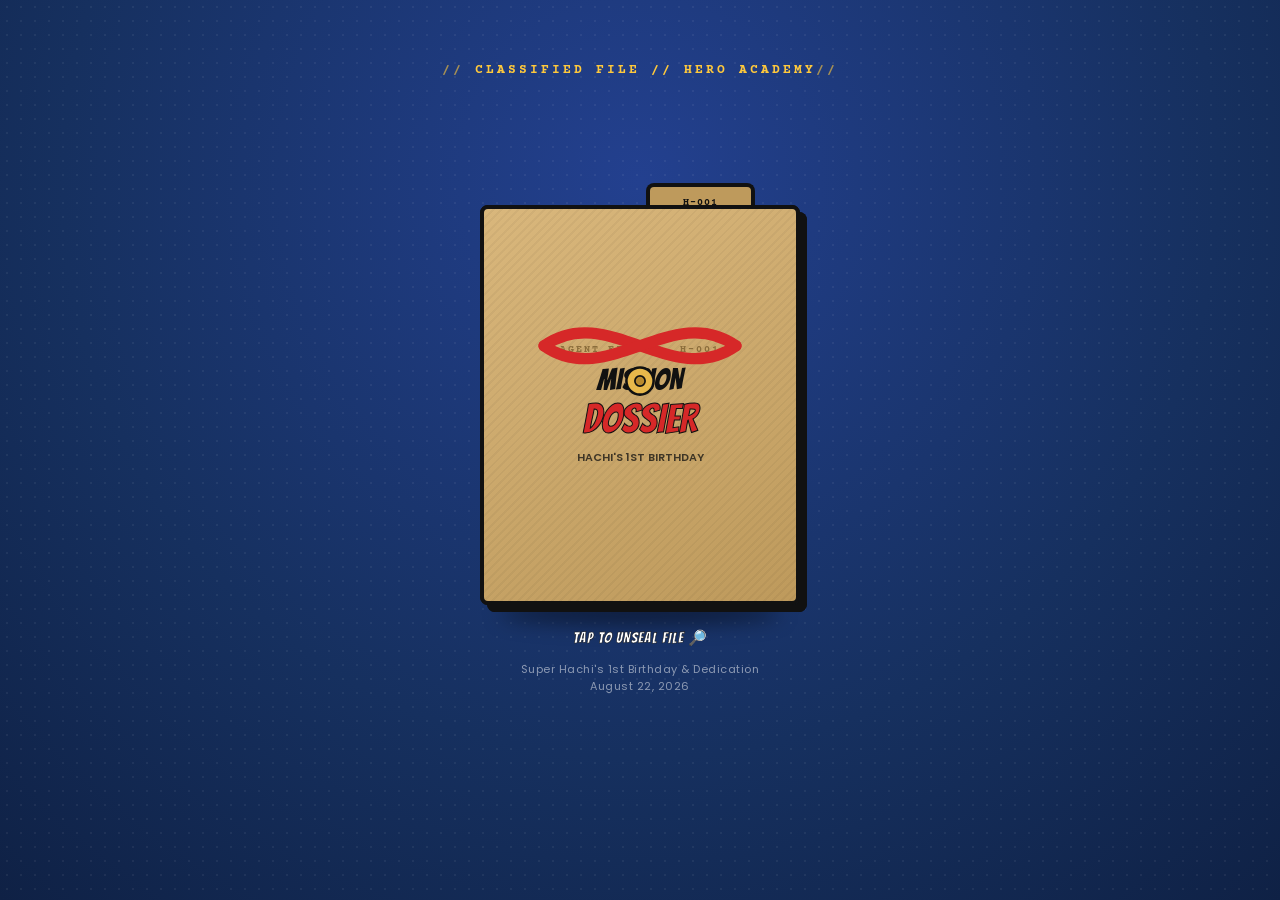
<file: index.html>
<!DOCTYPE html>
<html lang="en">
<head>
<meta charset="utf-8"/>
<meta content="width=device-width, initial-scale=1.0" name="viewport"/>
<title>SUPER HACHI — Mission Dossier</title>
<link href="https://fonts.googleapis.com" rel="preconnect"/>
<link crossorigin="" href="https://fonts.gstatic.com" rel="preconnect"/>
<link href="https://fonts.googleapis.com/css2?family=Bangers&family=Poppins:wght@400;600;700;800&family=Courier+Prime:wght@400;700&display=swap" rel="stylesheet"/>
<style>
  :root{
    --blue:#1B3F8B;
    --red:#D62828;
    --yellow:#FFC93C;
    --cream:#FFF6E6;
    --ink:#111111;
    --kraft:#D9B77C;
    --kraft-dark:#BE9A5C;
    --kraft-shadow:#8C6E3C;
  }
  *{box-sizing:border-box;}
  html,body{
    margin:0;
    height:100%;
    background:
      radial-gradient(circle at 50% 20%, #23408f 0%, #16305f 60%, #0f2145 100%);
    font-family:'Poppins', sans-serif;
    overflow:hidden;
    -webkit-tap-highlight-color: transparent;
  }
  body::before{
    content:"";
    position:fixed;
    inset:0;
    background-image:radial-gradient(rgba(255,255,255,0.06) 1.5px, transparent 1.5px);
    background-size:14px 14px;
    pointer-events:none;
  }
  .stage{
    position:relative;
    width:100%;
    height:100%;
    display:flex;
    align-items:center;
    justify-content:center;
    flex-direction:column;
    perspective:1600px;
  }
  .eyebrow{
    position:absolute;
    top:7%;
    left:50%;
    transform:translateX(-50%);
    font-family:'Courier Prime', monospace;
    font-weight:700;
    letter-spacing:3px;
    color:var(--yellow);
    font-size:clamp(11px,2.6vw,13px);
    text-align:center;
    white-space:nowrap;
  }
  .eyebrow::before, .eyebrow::after{ content:"// "; opacity:0.6; }

  .folder-wrap{
    position:relative;
    width:min(320px, 82vw);
    aspect-ratio:4/5;
    cursor:pointer;
    user-select:none;
  }
  .folder-wrap:focus-visible .folder-back{
    outline:4px solid var(--yellow);
    outline-offset:6px;
  }
  .shadow{
    position:absolute;
    bottom:-20px;
    left:6%;
    width:88%;
    height:24px;
    background:rgba(0,0,0,0.45);
    filter:blur(10px);
    border-radius:50%;
    transition:opacity .5s ease, transform .5s ease;
  }

  .folder-back{
    position:absolute;
    inset:0;
    background:
      repeating-linear-gradient(135deg, rgba(0,0,0,0.03) 0 2px, transparent 2px 6px),
      linear-gradient(160deg, var(--kraft) 0%, var(--kraft-dark) 100%);
    border:4px solid var(--ink);
    border-radius:8px;
    box-shadow:7px 7px 0 var(--ink);
    z-index:1;
    overflow:hidden;
  }
  .folder-tab{
    position:absolute;
    top:-22px;
    right:14%;
    width:34%;
    height:34px;
    background:var(--kraft-dark);
    border:4px solid var(--ink);
    border-bottom:none;
    border-radius:8px 8px 0 0;
    z-index:0;
    display:flex;
    align-items:center;
    justify-content:center;
  }
  .folder-tab span{
    font-family:'Courier Prime', monospace;
    font-weight:700;
    font-size:10px;
    letter-spacing:1px;
    color:var(--ink);
  }

  .contents{
    position:absolute;
    left:6%;
    right:6%;
    top:8%;
    bottom:8%;
    background:var(--cream);
    border:3px solid var(--ink);
    border-radius:6px;
    z-index:2;
    display:flex;
    align-items:center;
    justify-content:center;
    text-align:center;
    padding:14px;
    box-shadow:2px 2px 0 rgba(0,0,0,0.15);
    transition:transform 1s cubic-bezier(.22,1,.36,1);
  }
  .contents-inner{
    position:relative;
  }
  .content-text{
    font-family:'Bangers', cursive;
    color:var(--blue);
    -webkit-text-stroke:1px var(--ink);
    font-size:clamp(20px,5.2vw,26px);
    line-height:1.15;
  }
  .content-text span{
    display:block;
    color:var(--red);
    font-size:1.25em;
    margin-top:2px;
  }
  .stamp{
    position:absolute;
    top:-34px;
    right:-18px;
    font-family:'Courier Prime', monospace;
    font-weight:700;
    color:var(--red);
    border:3px solid var(--red);
    border-radius:6px;
    padding:3px 8px;
    font-size:11px;
    letter-spacing:1px;
    transform:rotate(-14deg) scale(0);
    opacity:0;
    transition:transform .4s cubic-bezier(.34,1.56,.64,1) .55s, opacity .3s ease .55s;
  }

  .folder-front{
    position:absolute;
    inset:0;
    background:
      repeating-linear-gradient(135deg, rgba(0,0,0,0.04) 0 2px, transparent 2px 6px),
      linear-gradient(155deg, var(--kraft) 0%, var(--kraft-dark) 100%);
    border:4px solid var(--ink);
    border-radius:8px;
    box-shadow:7px 7px 0 var(--ink);
    z-index:3;
    transform-origin:left center;
    transition:transform 1.05s cubic-bezier(.6,-0.2,.2,1.15);
    display:flex;
    align-items:center;
    justify-content:center;
  }
  .folder-front-inner{
    text-align:center;
    padding:16px;
  }
  .file-label{
    font-family:'Courier Prime', monospace;
    font-weight:700;
    font-size:10px;
    letter-spacing:2px;
    color:var(--kraft-shadow);
    margin-bottom:10px;
  }
  .file-title{
    font-family:'Bangers', cursive;
    color:var(--ink);
    font-size:clamp(24px,6vw,30px);
    line-height:1;
  }
  .file-title .hi{
    display:block;
    color:var(--red);
    font-size:1.35em;
    -webkit-text-stroke:1px var(--ink);
    margin-top:4px;
  }
  .file-sub{
    margin-top:10px;
    font-family:'Poppins', sans-serif;
    font-weight:600;
    font-size:11px;
    color:var(--ink);
    opacity:0.75;
  }

  .fastener{
    position:absolute;
    left:50%;
    top:44%;
    transform:translate(-50%,-50%);
    width:34px;
    height:34px;
    z-index:5;
    transition:opacity .3s ease .1s, transform .3s ease .1s;
  }
  .fastener svg{ width:100%; height:100%; }

  .string{
    position:absolute;
    left:0; top:0;
    width:100%; height:100%;
    z-index:4;
    pointer-events:none;
    transition:opacity .4s ease, transform .5s ease;
    transform-origin:50% 44%;
  }
  .string path{
    fill:none;
    stroke:var(--red);
    stroke-width:3.5;
    stroke-linecap:round;
  }

  .tap-label{
    position:absolute;
    bottom:-42px;
    left:50%;
    transform:translateX(-50%);
    font-family:'Bangers', cursive;
    letter-spacing:1px;
    color:#fff;
    font-size:clamp(13px,3vw,15px);
    -webkit-text-stroke:0.5px #111;
    white-space:nowrap;
    animation:pulse 1.7s ease-in-out infinite;
  }
  @keyframes pulse{
    0%,100%{ transform:translateX(-50%) scale(1); opacity:1;}
    50%{ transform:translateX(-50%) scale(1.06); opacity:0.7;}
  }

  .folder-wrap.open .string{
    opacity:0;
    transform:rotate(35deg) scale(0.6);
  }
  .folder-wrap.open .fastener{
    opacity:0;
    transform:translate(-50%,-50%) scale(0.5) rotate(90deg);
  }
  .folder-wrap.open .folder-front{
    transform:rotateY(-152deg);
    box-shadow:-4px 4px 10px rgba(0,0,0,0.35);
  }
  .folder-wrap.open .contents{
    transform:translateY(-6%) scale(1.02);
  }
  .folder-wrap.open .stamp{
    transform:rotate(-14deg) scale(1);
    opacity:1;
  }
  .folder-wrap.open .shadow{
    opacity:0.2;
    transform:scaleX(1.15);
  }

  .fade-cover{
    position:fixed;
    inset:0;
    background:#16305f;
    opacity:0;
    pointer-events:none;
    z-index:50;
    transition:opacity .6s ease;
  }
  .fade-cover.show{ opacity:1; pointer-events:all; }

  .skip-note{
    margin-top:56px;
    color:rgba(255,255,255,0.5);
    font-size:11px;
    letter-spacing:0.5px;
    font-family:'Poppins',sans-serif;
    text-align:center;
  }

  @media (prefers-reduced-motion: reduce){
    .folder-front, .contents, .string, .fastener, .stamp, .fade-cover{ transition-duration:0.2s; }
    .tap-label{ animation:none; }
  }
</style>
</head>
<body>

<div class="stage">
  <div class="eyebrow">CLASSIFIED FILE // HERO ACADEMY</div>

  <div class="folder-wrap" id="folder" role="button" tabindex="0" aria-label="Open Hachi's mission dossier">
    <div class="shadow"></div>
    <div class="folder-tab"><span>H-001</span></div>

    <div class="folder-back">
      <div class="contents">
        <div class="contents-inner">
          <div class="stamp">TOP SECRET</div>
          <div class="content-text">YOU'RE INVITED<span>TO THE MISSION!</span></div>
        </div>
      </div>
    </div>

    <div class="folder-front">
      <div class="folder-front-inner">
        <div class="file-label">AGENT FILE NO. H-001</div>
        <div class="file-title">MISSION<span class="hi">DOSSIER</span></div>
        <div class="file-sub">HACHI'S 1ST BIRTHDAY</div>
      </div>
    </div>

    <svg class="string" viewbox="0 0 100 125" xmlns="http://www.w3.org/2000/svg">
      <path d="M 20 44 C 40 30, 60 58, 80 44"/>
      <path d="M 20 44 C 40 58, 60 30, 80 44"/>
    </svg>

    <div class="fastener">
      <svg viewbox="0 0 40 40" xmlns="http://www.w3.org/2000/svg">
        <circle cx="20" cy="20" r="16" fill="#E8B84B" stroke="#111" stroke-width="3"/>
        <circle cx="20" cy="20" r="6" fill="#B98A2E" stroke="#111" stroke-width="2"/>
      </svg>
    </div>

    <div class="tap-label" id="tapLabel">TAP TO UNSEAL FILE 🔎</div>
  </div>

  <div class="skip-note">Super Hachi's 1st Birthday &amp; Dedication<br/>August 22, 2026</div>
</div>

<div class="fade-cover" id="fadeCover"></div>

<script>
  const folder = document.getElementById('folder');
  const fadeCover = document.getElementById('fadeCover');
  const tapLabel = document.getElementById('tapLabel');
  let opened = false;

  function openFolder(){
    if(opened) return;
    opened = true;
    folder.classList.add('open');
    tapLabel.textContent = "FILE UNSEALED...";
    tapLabel.style.animation = 'none';

    setTimeout(() => {
      fadeCover.classList.add('show');
    }, 1150);

    setTimeout(() => {
      window.location.href = 'site.html';
    }, 1750);
  }

  folder.addEventListener('click', openFolder);
  folder.addEventListener('keydown', (e) => {
    if(e.key === 'Enter' || e.key === ' '){
      e.preventDefault();
      openFolder();
    }
  });
</script>

</body>
</html>
</file>
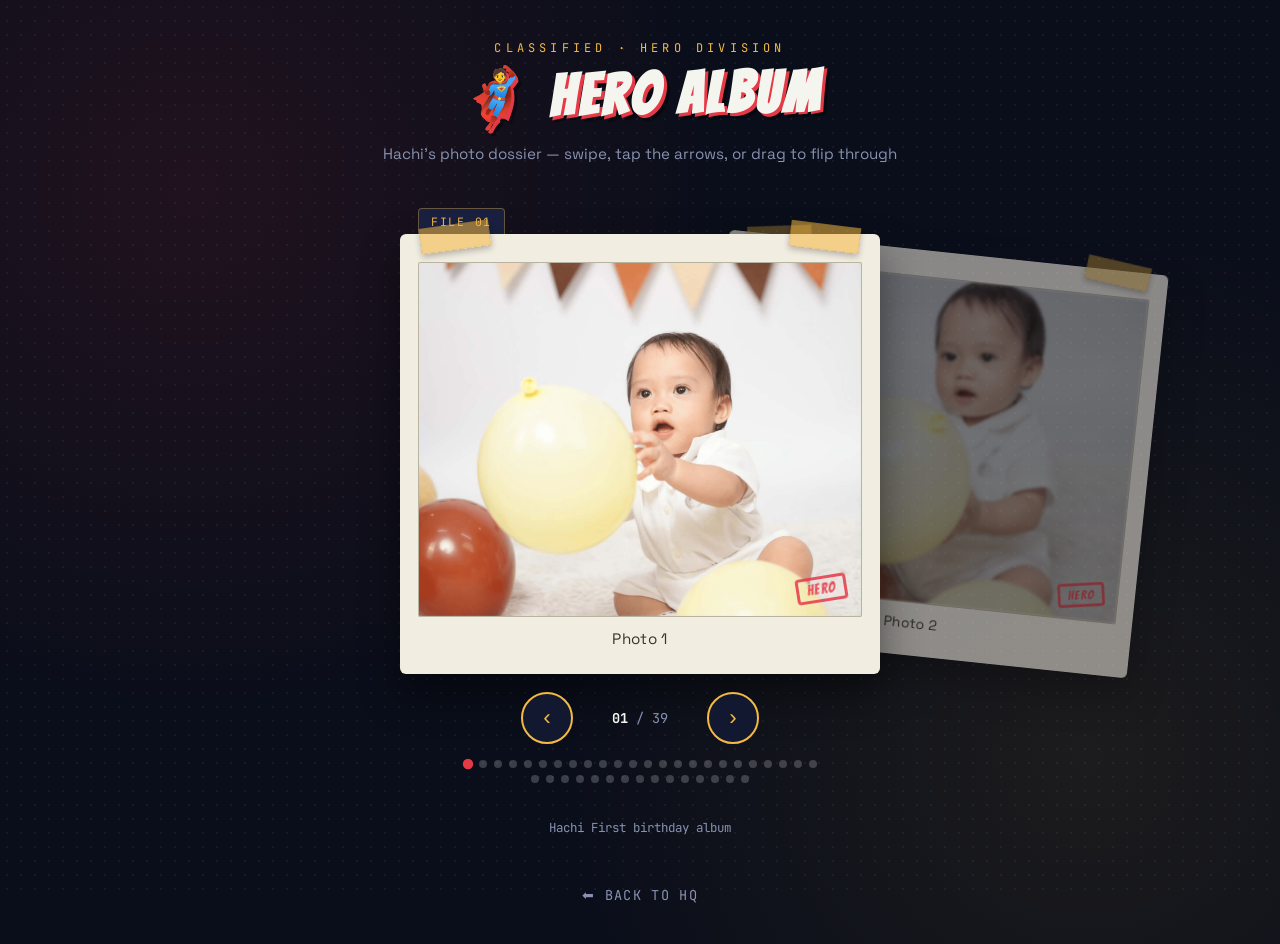
<file: album.html>
<!DOCTYPE html>
<html lang="en">
<head>
<meta charset="UTF-8">
<meta name="viewport" content="width=device-width, initial-scale=1.0">
<title>Hero Album — Secret Hero Files</title>
<link href="https://fonts.googleapis.com/css2?family=Bangers&family=Space+Grotesk:wght@400;500;700&family=JetBrains+Mono:wght@500;700&display=swap" rel="stylesheet">
<link rel="stylesheet" href="album.css">
</head>
<body>

<header class="top">
  <div class="eyebrow">Classified · Hero Division</div>
  <h1 class="title">🦸 HERO ALBUM</h1>
  <p class="sub">Hachi's photo dossier — swipe, tap the arrows, or drag to flip through</p>
</header>

<div class="stage">
  <span class="file-tab" id="fileTab">FILE 01</span>
  <div class="card-well" id="cardWell"></div>
</div>

<div class="nav-row">
  <button class="nav-btn" id="prevBtn" aria-label="Previous photo">‹</button>
  <div class="counter"><b id="curNum">0</b> / <span id="totalNum">0</span></div>
  <button class="nav-btn" id="nextBtn" aria-label="Next photo">›</button>
</div>

<div class="dots" id="dots"></div>

<div class="add-wrap">
  <p class="hint">Hachi First birthday album</p>
</div>

<a href="secondpage.html" class="back-btn">⬅ BACK TO HQ</a>

<script src="album.js"></script>

</body>
</html>
</file>
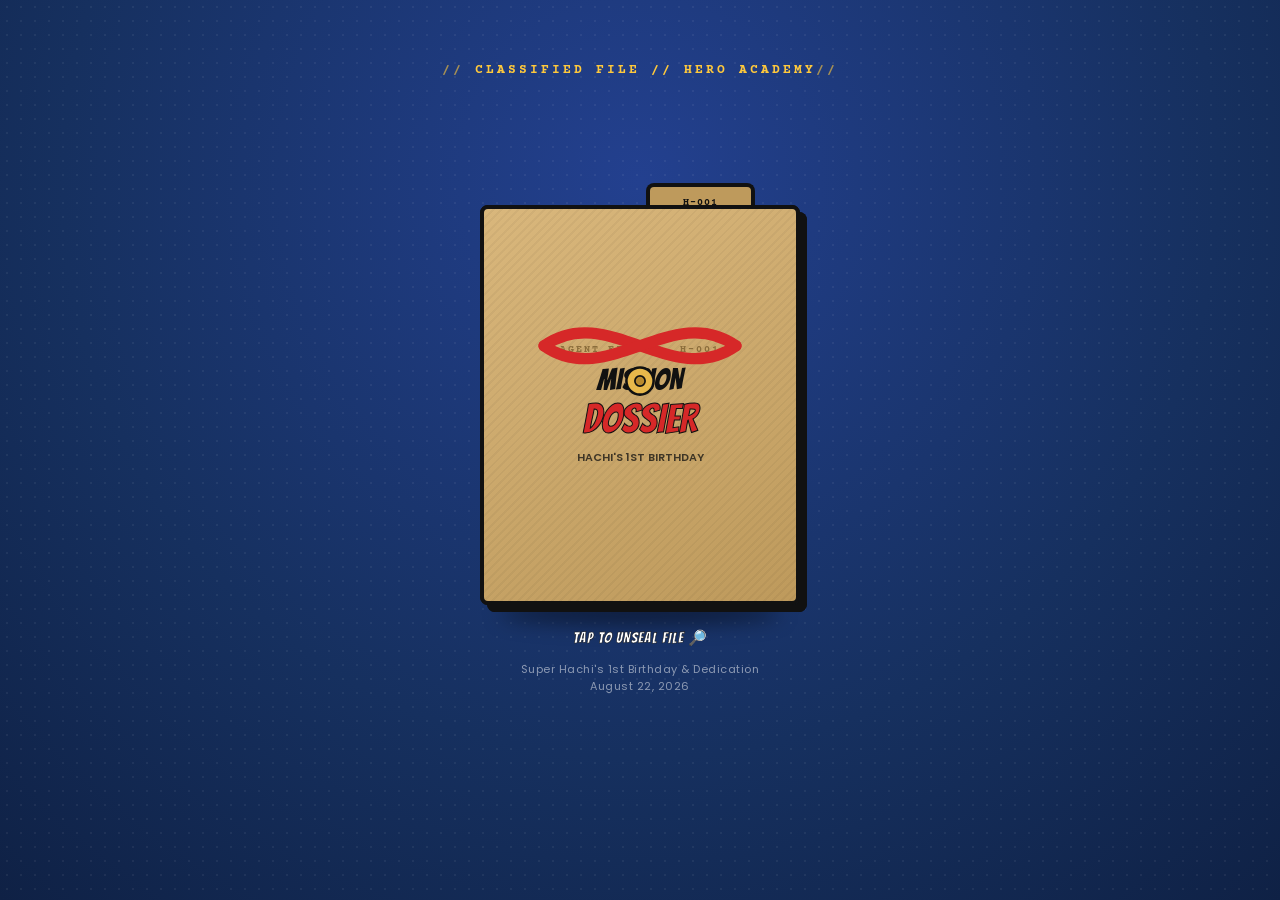
<file: envelope.html>
<!DOCTYPE html>
<html lang="en">
<head>
<meta charset="utf-8"/>
<meta content="width=device-width, initial-scale=1.0" name="viewport"/>
<title>SUPER HACHI — Mission Dossier</title>
<link href="https://fonts.googleapis.com" rel="preconnect"/>
<link crossorigin="" href="https://fonts.gstatic.com" rel="preconnect"/>
<link href="https://fonts.googleapis.com/css2?family=Bangers&family=Poppins:wght@400;600;700;800&family=Courier+Prime:wght@400;700&display=swap" rel="stylesheet"/>
<style>
  :root{
    --blue:#1B3F8B;
    --red:#D62828;
    --yellow:#FFC93C;
    --cream:#FFF6E6;
    --ink:#111111;
    --kraft:#D9B77C;
    --kraft-dark:#BE9A5C;
    --kraft-shadow:#8C6E3C;
  }
  *{box-sizing:border-box;}
  html,body{
    margin:0;
    height:100%;
    background:
      radial-gradient(circle at 50% 20%, #23408f 0%, #16305f 60%, #0f2145 100%);
    font-family:'Poppins', sans-serif;
    overflow:hidden;
    -webkit-tap-highlight-color: transparent;
  }
  body::before{
    content:"";
    position:fixed;
    inset:0;
    background-image:radial-gradient(rgba(255,255,255,0.06) 1.5px, transparent 1.5px);
    background-size:14px 14px;
    pointer-events:none;
  }
  .stage{
    position:relative;
    width:100%;
    height:100%;
    display:flex;
    align-items:center;
    justify-content:center;
    flex-direction:column;
    perspective:1600px;
  }
  .eyebrow{
    position:absolute;
    top:7%;
    left:50%;
    transform:translateX(-50%);
    font-family:'Courier Prime', monospace;
    font-weight:700;
    letter-spacing:3px;
    color:var(--yellow);
    font-size:clamp(11px,2.6vw,13px);
    text-align:center;
    white-space:nowrap;
  }
  .eyebrow::before, .eyebrow::after{ content:"// "; opacity:0.6; }

  .folder-wrap{
    position:relative;
    width:min(320px, 82vw);
    aspect-ratio:4/5;
    cursor:pointer;
    user-select:none;
  }
  .folder-wrap:focus-visible .folder-back{
    outline:4px solid var(--yellow);
    outline-offset:6px;
  }
  .shadow{
    position:absolute;
    bottom:-20px;
    left:6%;
    width:88%;
    height:24px;
    background:rgba(0,0,0,0.45);
    filter:blur(10px);
    border-radius:50%;
    transition:opacity .5s ease, transform .5s ease;
  }

  .folder-back{
    position:absolute;
    inset:0;
    background:
      repeating-linear-gradient(135deg, rgba(0,0,0,0.03) 0 2px, transparent 2px 6px),
      linear-gradient(160deg, var(--kraft) 0%, var(--kraft-dark) 100%);
    border:4px solid var(--ink);
    border-radius:8px;
    box-shadow:7px 7px 0 var(--ink);
    z-index:1;
    overflow:hidden;
  }
  .folder-tab{
    position:absolute;
    top:-22px;
    right:14%;
    width:34%;
    height:34px;
    background:var(--kraft-dark);
    border:4px solid var(--ink);
    border-bottom:none;
    border-radius:8px 8px 0 0;
    z-index:0;
    display:flex;
    align-items:center;
    justify-content:center;
  }
  .folder-tab span{
    font-family:'Courier Prime', monospace;
    font-weight:700;
    font-size:10px;
    letter-spacing:1px;
    color:var(--ink);
  }

  .contents{
    position:absolute;
    left:6%;
    right:6%;
    top:8%;
    bottom:8%;
    background:var(--cream);
    border:3px solid var(--ink);
    border-radius:6px;
    z-index:2;
    display:flex;
    align-items:center;
    justify-content:center;
    text-align:center;
    padding:14px;
    box-shadow:2px 2px 0 rgba(0,0,0,0.15);
    transition:transform 1s cubic-bezier(.22,1,.36,1);
  }
  .contents-inner{
    position:relative;
  }
  .content-text{
    font-family:'Bangers', cursive;
    color:var(--blue);
    -webkit-text-stroke:1px var(--ink);
    font-size:clamp(20px,5.2vw,26px);
    line-height:1.15;
  }
  .content-text span{
    display:block;
    color:var(--red);
    font-size:1.25em;
    margin-top:2px;
  }
  .stamp{
    position:absolute;
    top:-34px;
    right:-18px;
    font-family:'Courier Prime', monospace;
    font-weight:700;
    color:var(--red);
    border:3px solid var(--red);
    border-radius:6px;
    padding:3px 8px;
    font-size:11px;
    letter-spacing:1px;
    transform:rotate(-14deg) scale(0);
    opacity:0;
    transition:transform .4s cubic-bezier(.34,1.56,.64,1) .55s, opacity .3s ease .55s;
  }

  .folder-front{
    position:absolute;
    inset:0;
    background:
      repeating-linear-gradient(135deg, rgba(0,0,0,0.04) 0 2px, transparent 2px 6px),
      linear-gradient(155deg, var(--kraft) 0%, var(--kraft-dark) 100%);
    border:4px solid var(--ink);
    border-radius:8px;
    box-shadow:7px 7px 0 var(--ink);
    z-index:3;
    transform-origin:left center;
    transition:transform 1.05s cubic-bezier(.6,-0.2,.2,1.15);
    display:flex;
    align-items:center;
    justify-content:center;
  }
  .folder-front-inner{
    text-align:center;
    padding:16px;
  }
  .file-label{
    font-family:'Courier Prime', monospace;
    font-weight:700;
    font-size:10px;
    letter-spacing:2px;
    color:var(--kraft-shadow);
    margin-bottom:10px;
  }
  .file-title{
    font-family:'Bangers', cursive;
    color:var(--ink);
    font-size:clamp(24px,6vw,30px);
    line-height:1;
  }
  .file-title .hi{
    display:block;
    color:var(--red);
    font-size:1.35em;
    -webkit-text-stroke:1px var(--ink);
    margin-top:4px;
  }
  .file-sub{
    margin-top:10px;
    font-family:'Poppins', sans-serif;
    font-weight:600;
    font-size:11px;
    color:var(--ink);
    opacity:0.75;
  }

  .fastener{
    position:absolute;
    left:50%;
    top:44%;
    transform:translate(-50%,-50%);
    width:34px;
    height:34px;
    z-index:5;
    transition:opacity .3s ease .1s, transform .3s ease .1s;
  }
  .fastener svg{ width:100%; height:100%; }

  .string{
    position:absolute;
    left:0; top:0;
    width:100%; height:100%;
    z-index:4;
    pointer-events:none;
    transition:opacity .4s ease, transform .5s ease;
    transform-origin:50% 44%;
  }
  .string path{
    fill:none;
    stroke:var(--red);
    stroke-width:3.5;
    stroke-linecap:round;
  }

  .tap-label{
    position:absolute;
    bottom:-42px;
    left:50%;
    transform:translateX(-50%);
    font-family:'Bangers', cursive;
    letter-spacing:1px;
    color:#fff;
    font-size:clamp(13px,3vw,15px);
    -webkit-text-stroke:0.5px #111;
    white-space:nowrap;
    animation:pulse 1.7s ease-in-out infinite;
  }
  @keyframes pulse{
    0%,100%{ transform:translateX(-50%) scale(1); opacity:1;}
    50%{ transform:translateX(-50%) scale(1.06); opacity:0.7;}
  }

  .folder-wrap.open .string{
    opacity:0;
    transform:rotate(35deg) scale(0.6);
  }
  .folder-wrap.open .fastener{
    opacity:0;
    transform:translate(-50%,-50%) scale(0.5) rotate(90deg);
  }
  .folder-wrap.open .folder-front{
    transform:rotateY(-152deg);
    box-shadow:-4px 4px 10px rgba(0,0,0,0.35);
  }
  .folder-wrap.open .contents{
    transform:translateY(-6%) scale(1.02);
  }
  .folder-wrap.open .stamp{
    transform:rotate(-14deg) scale(1);
    opacity:1;
  }
  .folder-wrap.open .shadow{
    opacity:0.2;
    transform:scaleX(1.15);
  }

  .fade-cover{
    position:fixed;
    inset:0;
    background:#16305f;
    opacity:0;
    pointer-events:none;
    z-index:50;
    transition:opacity .6s ease;
  }
  .fade-cover.show{ opacity:1; pointer-events:all; }

  .skip-note{
    margin-top:56px;
    color:rgba(255,255,255,0.5);
    font-size:11px;
    letter-spacing:0.5px;
    font-family:'Poppins',sans-serif;
    text-align:center;
  }

  @media (prefers-reduced-motion: reduce){
    .folder-front, .contents, .string, .fastener, .stamp, .fade-cover{ transition-duration:0.2s; }
    .tap-label{ animation:none; }
  }
</style>
</head>
<body>

<div class="stage">
  <div class="eyebrow">CLASSIFIED FILE // HERO ACADEMY</div>

  <div class="folder-wrap" id="folder" role="button" tabindex="0" aria-label="Open Hachi's mission dossier">
    <div class="shadow"></div>
    <div class="folder-tab"><span>H-001</span></div>

    <div class="folder-back">
      <div class="contents">
        <div class="contents-inner">
          <div class="stamp">TOP SECRET</div>
          <div class="content-text">YOU'RE INVITED<span>TO THE MISSION!</span></div>
        </div>
      </div>
    </div>

    <div class="folder-front">
      <div class="folder-front-inner">
        <div class="file-label">AGENT FILE NO. H-001</div>
        <div class="file-title">MISSION<span class="hi">DOSSIER</span></div>
        <div class="file-sub">HACHI'S 1ST BIRTHDAY</div>
      </div>
    </div>

    <svg class="string" viewbox="0 0 100 125" xmlns="http://www.w3.org/2000/svg">
      <path d="M 20 44 C 40 30, 60 58, 80 44"/>
      <path d="M 20 44 C 40 58, 60 30, 80 44"/>
    </svg>

    <div class="fastener">
      <svg viewbox="0 0 40 40" xmlns="http://www.w3.org/2000/svg">
        <circle cx="20" cy="20" r="16" fill="#E8B84B" stroke="#111" stroke-width="3"/>
        <circle cx="20" cy="20" r="6" fill="#B98A2E" stroke="#111" stroke-width="2"/>
      </svg>
    </div>

    <div class="tap-label" id="tapLabel">TAP TO UNSEAL FILE 🔎</div>
  </div>

  <div class="skip-note">Super Hachi's 1st Birthday &amp; Dedication<br/>August 22, 2026</div>
</div>

<div class="fade-cover" id="fadeCover"></div>

<script>
  const folder = document.getElementById('folder');
  const fadeCover = document.getElementById('fadeCover');
  const tapLabel = document.getElementById('tapLabel');
  let opened = false;

  function openFolder(){
    if(opened) return;
    opened = true;
    folder.classList.add('open');
    tapLabel.textContent = "FILE UNSEALED...";
    tapLabel.style.animation = 'none';

    setTimeout(() => {
      fadeCover.classList.add('show');
    }, 1150);

    setTimeout(() => {
      window.location.href = 'index.html';
    }, 1750);
  }

  folder.addEventListener('click', openFolder);
  folder.addEventListener('keydown', (e) => {
    if(e.key === 'Enter' || e.key === ' '){
      e.preventDefault();
      openFolder();
    }
  });
</script>

</body>
</html>
</file>
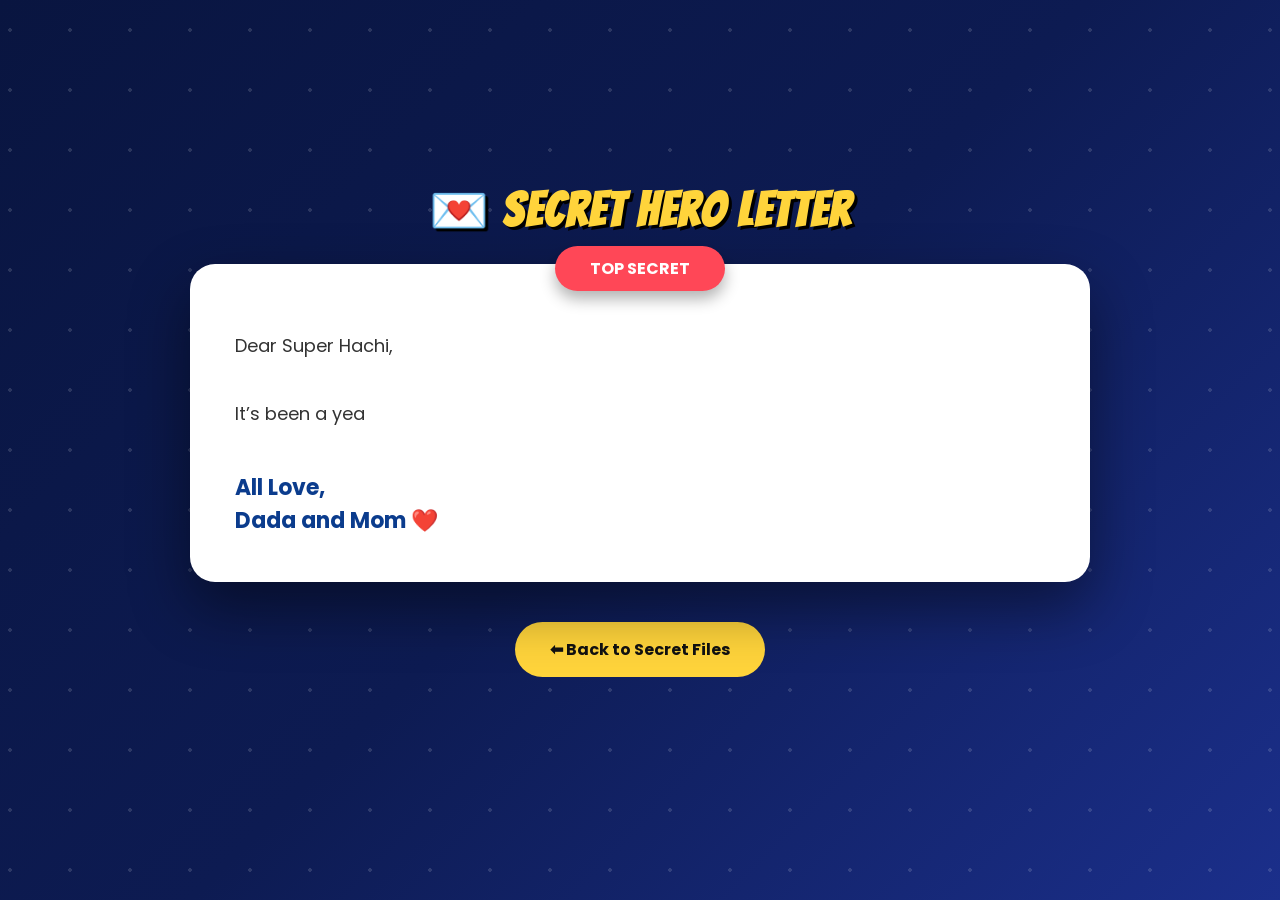
<file: letter.html>
<!DOCTYPE html>
<html lang="en">
<head>
<meta charset="UTF-8">
<meta name="viewport" content="width=device-width, initial-scale=1.0">
<title>Secret Hero Letter</title>

<link href="https://fonts.googleapis.com/css2?family=Bangers&family=Poppins:wght@300;400;600;700&display=swap" rel="stylesheet">

<style>

*{
    margin:0;
    padding:0;
    box-sizing:border-box;
}

body{
    font-family:'Poppins',sans-serif;
    background:linear-gradient(135deg,#091540,#0d1b52,#1b2f8b);
    min-height:100vh;
    display:flex;
    justify-content:center;
    align-items:center;
    overflow-x:hidden;
}

body::before{
    content:"";
    position:fixed;
    width:300%;
    height:300%;
    background:
    radial-gradient(circle,#ffffff22 2px,transparent 2px);
    background-size:60px 60px;
    animation:stars 90s linear infinite;
}

@keyframes stars{

from{
transform:translate(0,0);
}

to{
transform:translate(-500px,-500px);
}

}

.container{
    width:90%;
    max-width:900px;
    position:relative;
    z-index:5;
}

.title{
    text-align:center;
    font-family:'Bangers',cursive;
    font-size:3rem;
    color:#FFD43B;
    letter-spacing:2px;
    margin-bottom:25px;
    text-shadow:3px 3px #000;
}

.envelope{

    background:white;
    border-radius:25px;
    padding:45px;
    position:relative;
    box-shadow:0 25px 60px rgba(0,0,0,.45);
    animation:fadeUp 1s ease;
}

@keyframes fadeUp{

from{
opacity:0;
transform:translateY(60px);
}

to{
opacity:1;
transform:translateY(0);
}

}

.ribbon{

position:absolute;
top:-18px;
left:50%;
transform:translateX(-50%);
background:#ff4757;
color:white;
padding:10px 35px;
border-radius:30px;
font-weight:bold;
box-shadow:0 8px 15px rgba(0,0,0,.3);

}

.letter{

margin-top:20px;
line-height:1.9;
font-size:18px;
color:#333;
white-space:pre-line;

}

.signature{

margin-top:40px;
font-size:22px;
font-weight:bold;
color:#0b3c8d;
text-align:left;

}

.highlight{

color:#e63946;
font-weight:bold;

}

.back{

display:block;
margin:40px auto;
width:250px;
text-align:center;
padding:15px;
border-radius:50px;
text-decoration:none;
background:#FFD43B;
color:#111;
font-weight:bold;
transition:.3s;

}

.back:hover{

transform:translateY(-5px);
box-shadow:0 12px 25px rgba(0,0,0,.35);

}

@media(max-width:700px){

.title{
font-size:2.2rem;
}

.envelope{
padding:30px;
}

.letter{
font-size:16px;
}

}

</style>

</head>
<body>

<div class="container">

<h1 class="title">💌 Secret Hero Letter</h1>

<div class="envelope">

<div class="ribbon">
TOP SECRET
</div>

<div class="letter" id="typing"></div>

<div class="signature">

All Love,<br>
Dada and Mom ❤️

</div>

</div>

<a href="secondpage.html" class="back">
⬅ Back to Secret Files
</a>

</div>

<script>

const text=`Dear Super Hachi,

It’s been a year since you came into our lives. You changed us in ways we can never 
explain. You taught us how to love deeply, to care endlessly, and to have more patience.

We thank God for your life, anak. May the Lord bless you and keep you; may His face
shine on you, be gracious to you, and give you peace. All we want for you is to grow
in the Lord and live under His guidance and blessings.

Dada and Mommy will always be here for you. We may fall short, but we will do our 
best to give you everything you need. We love you so much, Hachi!`;

let i=0;

function type(){

if(i<text.length){

document.getElementById("typing").innerHTML+=text.charAt(i);

i++;

setTimeout(type,28);

}

}

type();

</script>

</body>
</html>
</file>
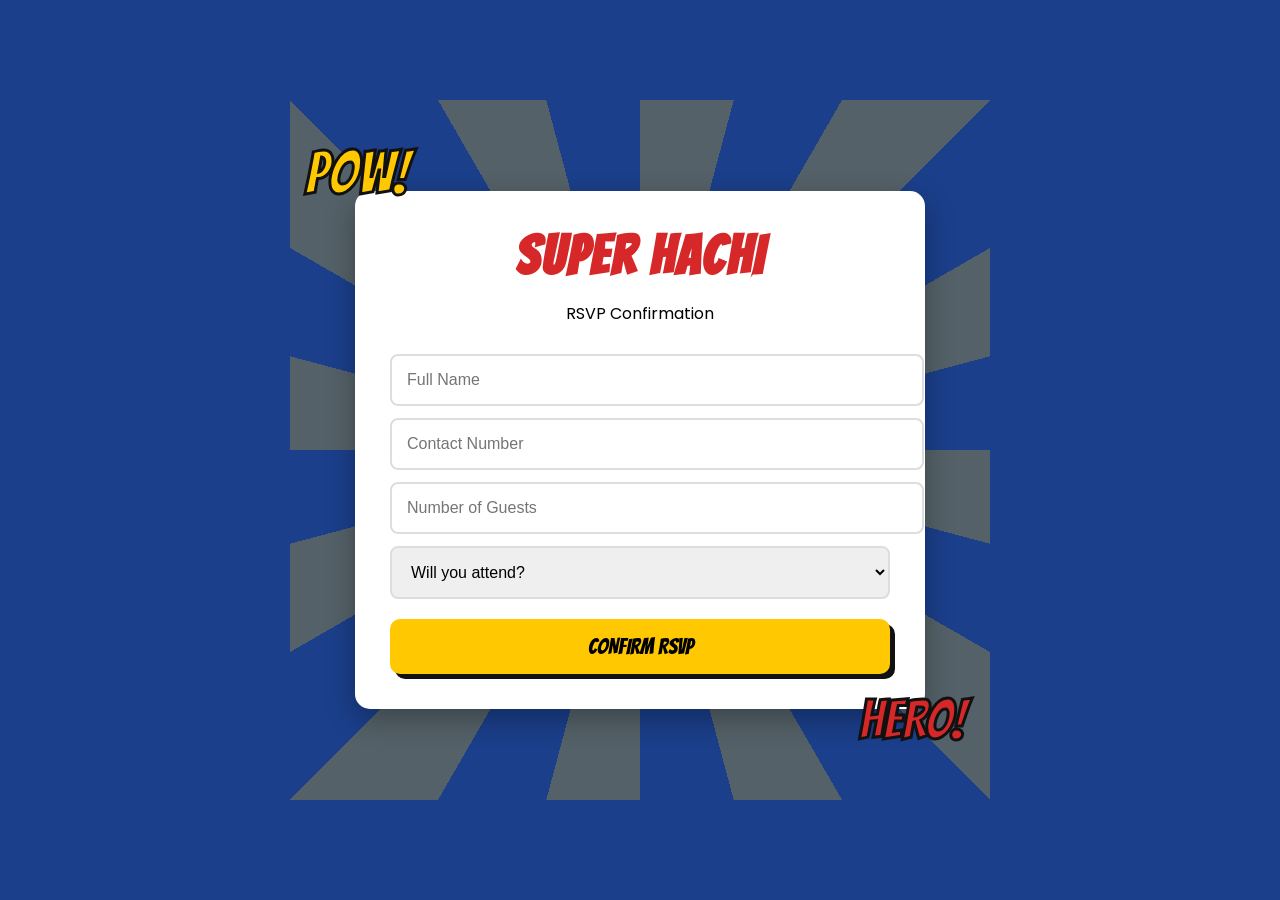
<file: rsvp.html>
<!DOCTYPE html>
<html lang="en">
<head>

<meta charset="UTF-8">
<meta name="viewport" content="width=device-width, initial-scale=1.0">

<title>SUPER HACHI RSVP</title>

<link href="https://fonts.googleapis.com/css2?family=Bangers&family=Poppins:wght@400;600;700&display=swap" rel="stylesheet">

<style>

body{

margin:0;
font-family:Poppins,sans-serif;
background:#1B3F8B;
display:flex;
justify-content:center;
align-items:center;
min-height:100vh;

}

.card{

background:white;
padding:35px;
width:90%;
max-width:500px;
border-radius:15px;
box-shadow:0 10px 30px rgba(0,0,0,.3);

}

h1{

font-family:Bangers;
font-size:55px;
color:#D62828;
text-align:center;
letter-spacing:2px;
margin:0;

}

p{

text-align:center;

}

input,select{

width:100%;
padding:15px;
margin-top:12px;
border:2px solid #ddd;
border-radius:8px;
font-size:16px;

}

button{

width:100%;
padding:16px;
margin-top:20px;
background:#FFC800;
border:none;
font-size:22px;
font-family:Bangers;
cursor:pointer;
border-radius:10px;

}
/* ===== SUPER HACHI RSVP ANIMATION ===== */


/* Background animated effect */
body{
    overflow:hidden;
    position:relative;
}


body::before{
    content:"";
    position:absolute;
    width:700px;
    height:700px;
    background:
    repeating-conic-gradient(
        from 0deg,
        rgba(255,200,0,.25) 0deg 15deg,
        transparent 15deg 30deg
    );
    animation:spinBg 20s linear infinite;
}


@keyframes spinBg{

from{
    transform:rotate(0deg);
}

to{
    transform:rotate(360deg);
}

}


/* Card entrance */
.card{

animation:cardIntro 1s ease;
position:relative;
z-index:2;

}


@keyframes cardIntro{

0%{
    opacity:0;
    transform:translateY(80px) scale(.8);
}

70%{
    transform:translateY(-15px) scale(1.05);
}

100%{
    opacity:1;
    transform:translateY(0) scale(1);
}

}


/* Card floating */

.card{

animation:
cardIntro 1s ease,
floatCard 3s infinite ease-in-out;

}


@keyframes floatCard{

0%,100%{
    transform:translateY(0);
}

50%{
    transform:translateY(-10px);
}

}


/* Title animation */

h1{

animation:titlePop 1.5s infinite alternate;

}


@keyframes titlePop{

from{
    transform:scale(1);
    text-shadow:3px 3px 0 #111;
}

to{
    transform:scale(1.08);
    text-shadow:6px 6px 0 #111;
}

}



/* Input animation */

input,select{

transition:.3s;

}


input:focus,
select:focus{

outline:none;
border-color:#1B3F8B;
transform:scale(1.03);
box-shadow:0 0 15px rgba(27,63,139,.4);

}



/* Button superhero effect */

button{

box-shadow:5px 5px 0 #111;
transition:.2s;
animation:buttonPulse 2s infinite;

}


@keyframes buttonPulse{

0%,100%{
    transform:scale(1);
}

50%{
    transform:scale(1.05);
}

}


button:hover{

background:#2FA84F;
color:white;
transform:translateY(-5px);
box-shadow:8px 8px 0 #111;

}


/* Flying comic words */

.card::before{

content:"POW!";
position:absolute;
top:-50px;
left:-50px;
font-family:Bangers;
font-size:60px;
color:#FFC800;
-webkit-text-stroke:3px #111;
animation:comicFloat 2s infinite;

}


.card::after{

content:"HERO!";
position:absolute;
bottom:-40px;
right:-40px;
font-family:Bangers;
font-size:55px;
color:#D62828;
-webkit-text-stroke:3px #111;
animation:comicFloat 2s infinite reverse;

}


@keyframes comicFloat{

0%,100%{
transform:rotate(-15deg) translateY(0);
}

50%{
transform:rotate(10deg) translateY(-20px);
}

}

button:hover{

background:#ffdd33;

}

/* Loading state for submit button */
button:disabled{
    opacity:0.7;
    cursor:not-allowed;
    animation:none;
    transform:none;
}

</style>

</head>

<body>

<div class="card">

<h1>SUPER HACHI</h1>

<p>RSVP Confirmation</p>

<form id="rsvpForm">

<input
id="rsvpName"
type="text"
placeholder="Full Name"
required>

<input
id="rsvpContact"
type="tel"
placeholder="Contact Number"
required>

<input
id="rsvpGuests"
type="number"
min="1"
placeholder="Number of Guests"
required>

<select id="rsvpAttendance" required>

<option value="">Will you attend?</option>

<option>Yes</option>

<option>No</option>

</select>

<button type="submit" id="rsvpSubmitBtn">

CONFIRM RSVP

</button>

</form>

</div>

<script>
const SCRIPT_URL = "https://script.google.com/macros/s/AKfycbz9UIpHrbCuKNIb24ZNcRhcEuzOK9y3OUxwQUzmLDoUMRvT6hzAlFSGYOOc-dF4B4ZD/exec";

document.getElementById("rsvpForm").addEventListener("submit", async function (e) {
    e.preventDefault();

    const submitBtn = document.getElementById("rsvpSubmitBtn");
    const originalBtnText = submitBtn.textContent;

    const data = {
        name: document.getElementById("rsvpName").value,
        contact: document.getElementById("rsvpContact").value,
        guests: document.getElementById("rsvpGuests").value,
        attendance: document.getElementById("rsvpAttendance").value
    };

    submitBtn.disabled = true;
    submitBtn.textContent = "SENDING...";

    try {
        // IMPORTANT: Google Apps Script web apps don't return proper CORS
        // headers, so the browser will always block us from *reading* the
        // response when called from another domain. Using mode:"no-cors"
        // tells the browser we don't need to read the response — it still
        // sends the request and Apps Script still runs and writes to the
        // Sheet. We also skip a custom Content-Type header so the request
        // stays a "simple request" and doesn't trigger a CORS preflight
        // (which Apps Script does not handle and will silently fail).
        await fetch(SCRIPT_URL, {
            method: "POST",
            mode: "no-cors",
            body: JSON.stringify(data)
        });

        // With mode:"no-cors" we can't inspect the response to confirm
        // success, but if fetch() didn't throw, the request reached Google.
        alert("Thank you! Your RSVP has been recorded.");
        this.reset();
        window.location.href = "index.html";
    } catch (err) {
        alert("Failed to submit RSVP. Please check your internet connection and try again.");
        console.error(err);
    } finally {
        submitBtn.disabled = false;
        submitBtn.textContent = originalBtnText;
    }
});
</script>

</body>
</html>
</file>
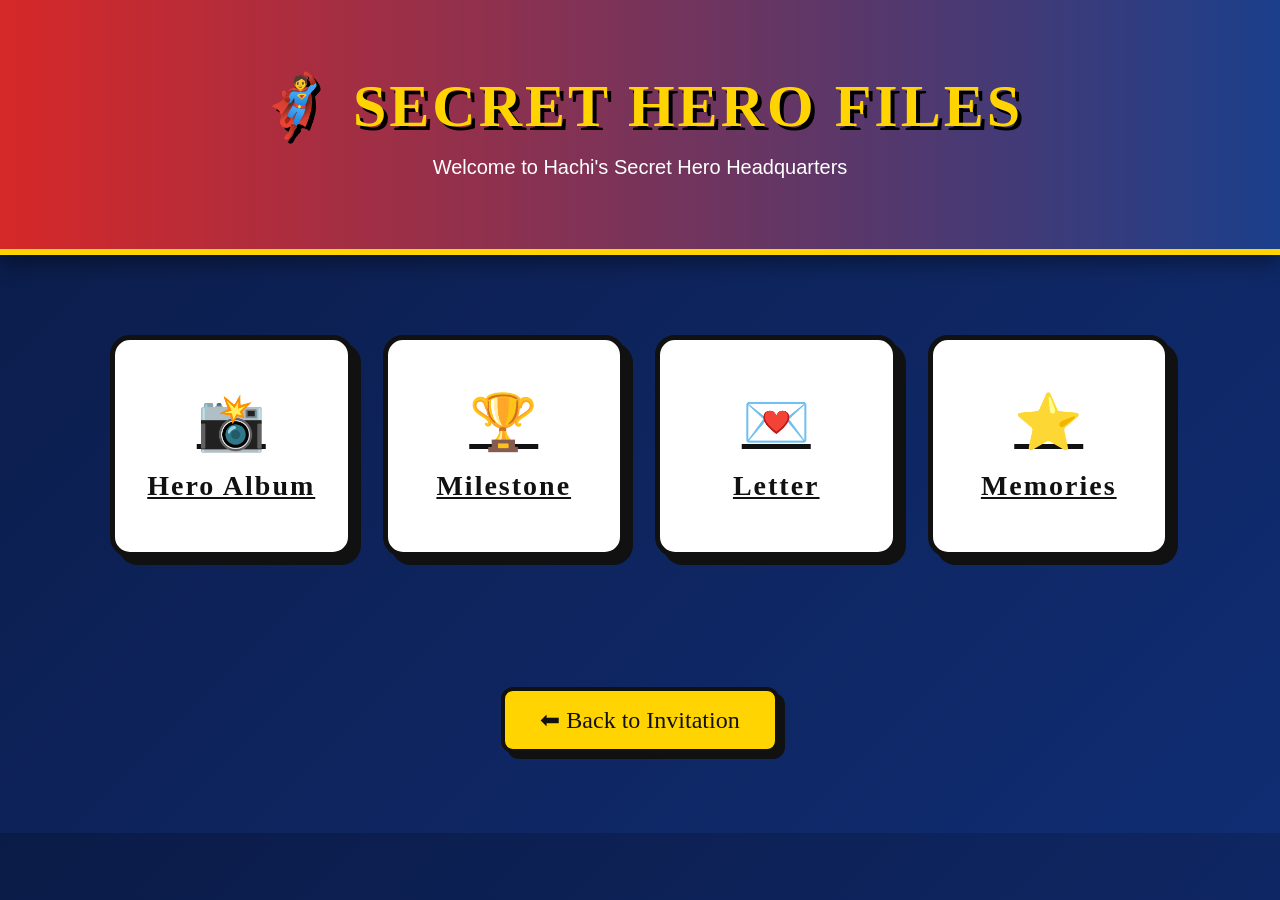
<file: secondpage.html>
<!DOCTYPE html>
<html lang="en">
<head>
    <meta charset="UTF-8">
    <meta name="viewport" content="width=device-width, initial-scale=1.0">
    <title>Secret Hero Files</title>

    <link rel="stylesheet" href="secondpage.css">
</head>

<body>
    

<header class="hero-header">

    <h1>🦸 SECRET HERO FILES</h1>

    <p>Welcome to Hachi's Secret Hero Headquarters</p>

</header>

<section class="menu">

    <a href="album.html" class="card">
        <div class="icon">📸</div>
        <h2>Hero Album</h2>
    </a>

    <a href="milestone.html" class="card">
        <div class="icon">🏆</div>
        <h2>Milestone</h2>
    </a>

    <a href="letter.html" class="card">
        <div class="icon">💌</div>
        <h2>Letter</h2>
    </a>

    <a href="memories.html" class="card">
        <div class="icon">⭐</div>
        <h2>Memories</h2>
    </a>

</section>

<a href="index.html" class="back-btn">
    ⬅ Back to Invitation
</a>

<script src="secondpage.js"></script>

</body>
</html>
</file>
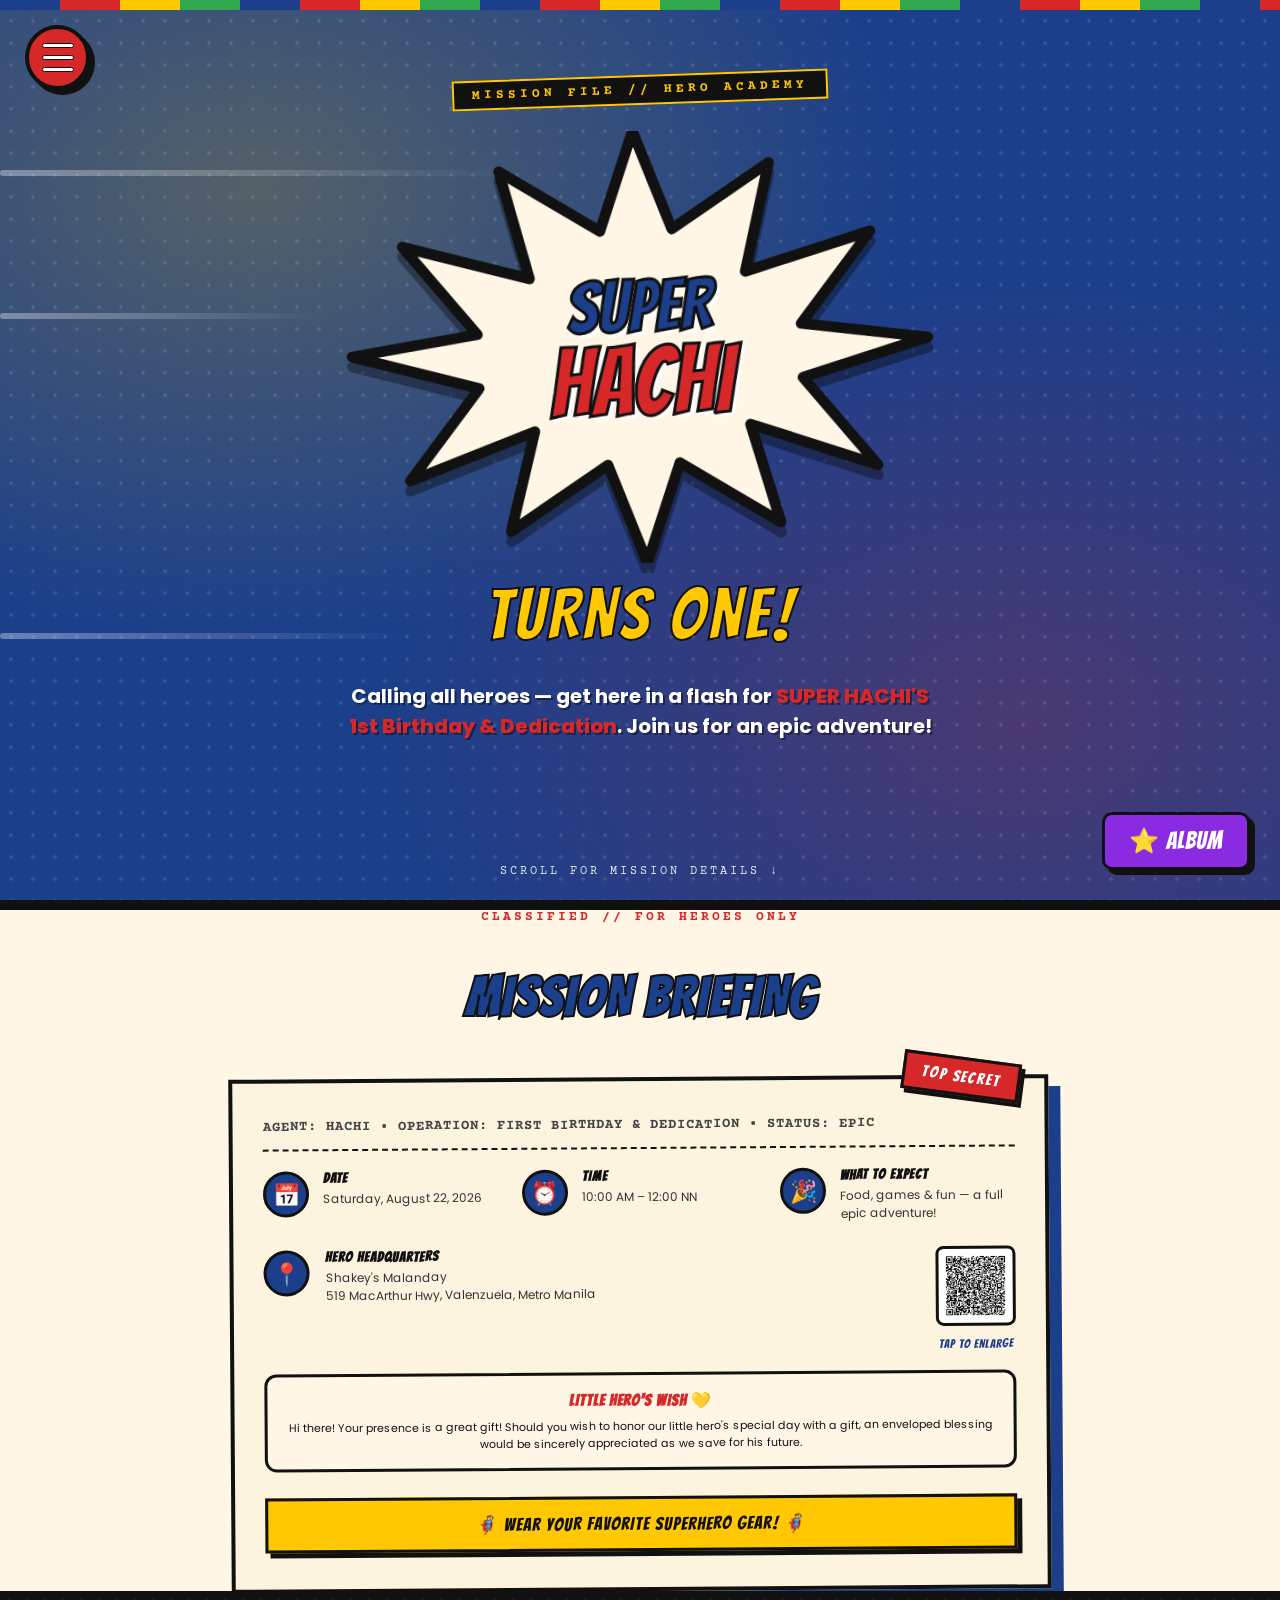
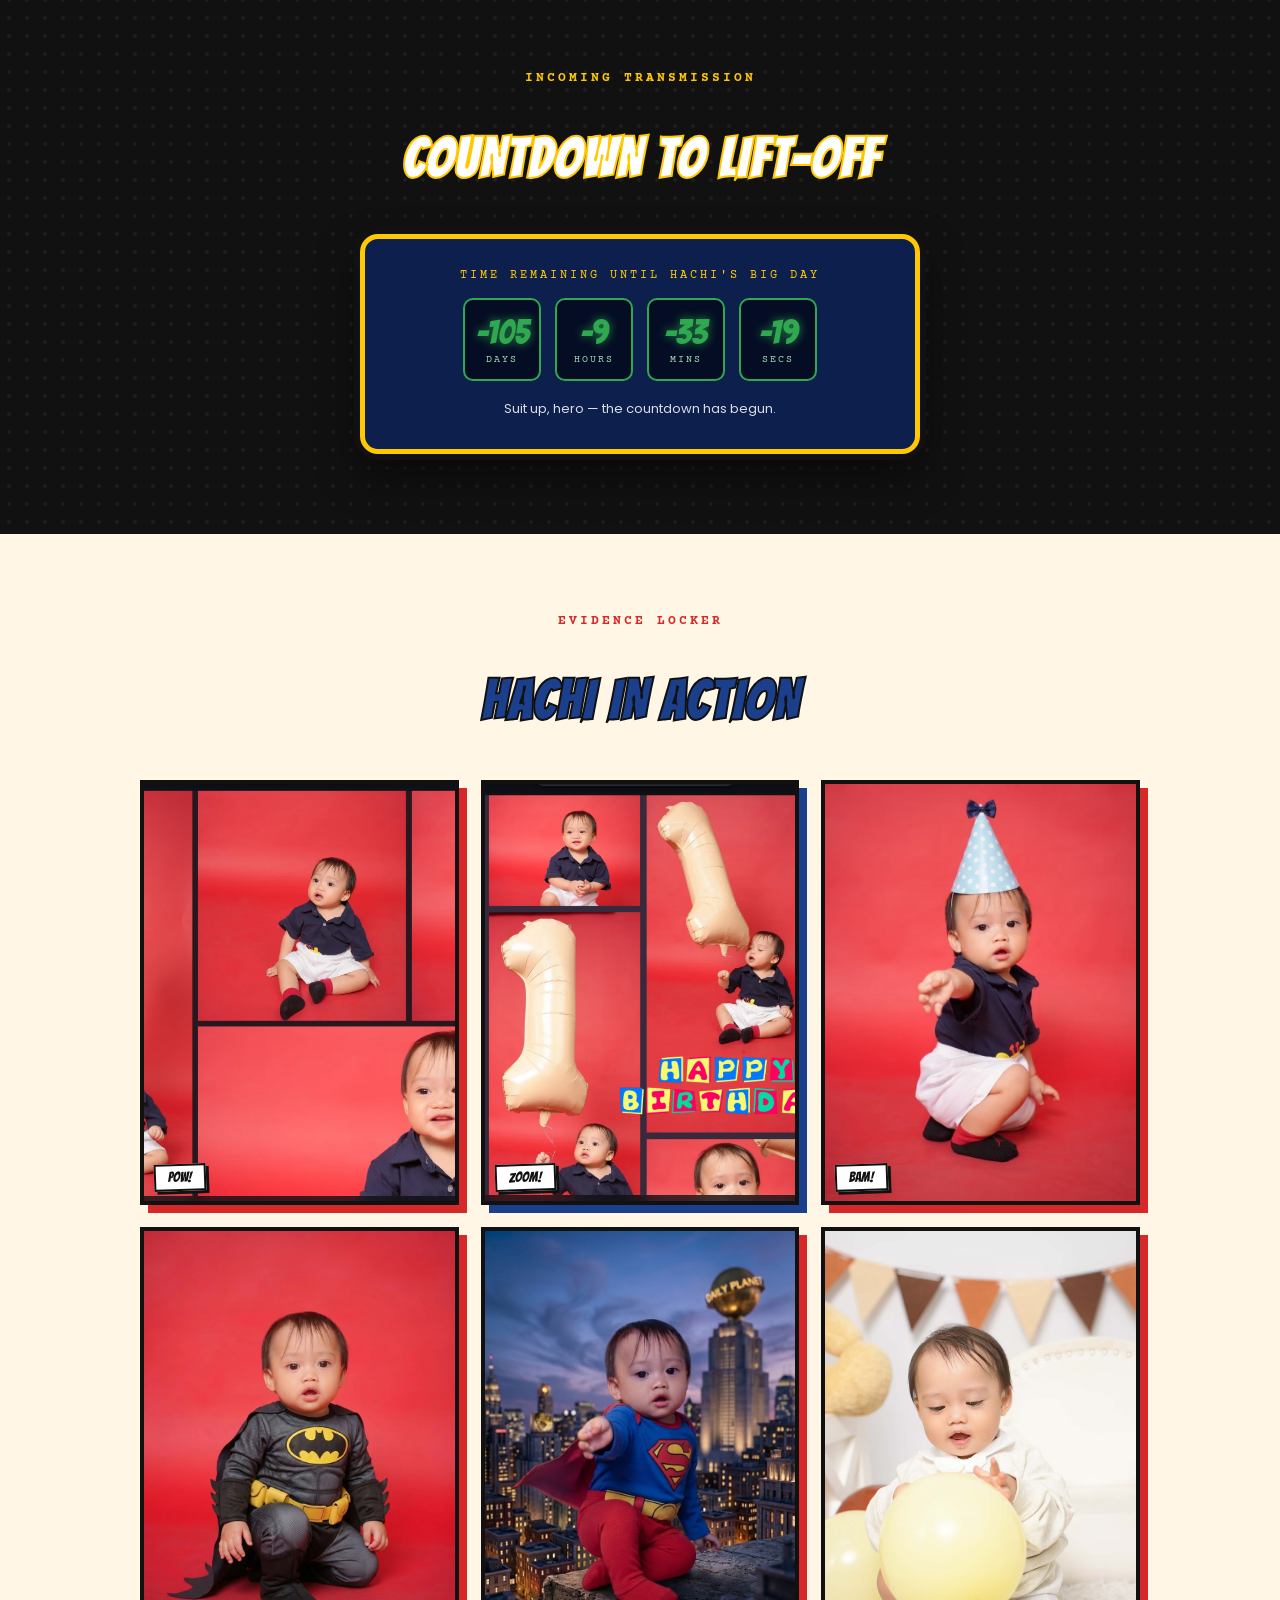
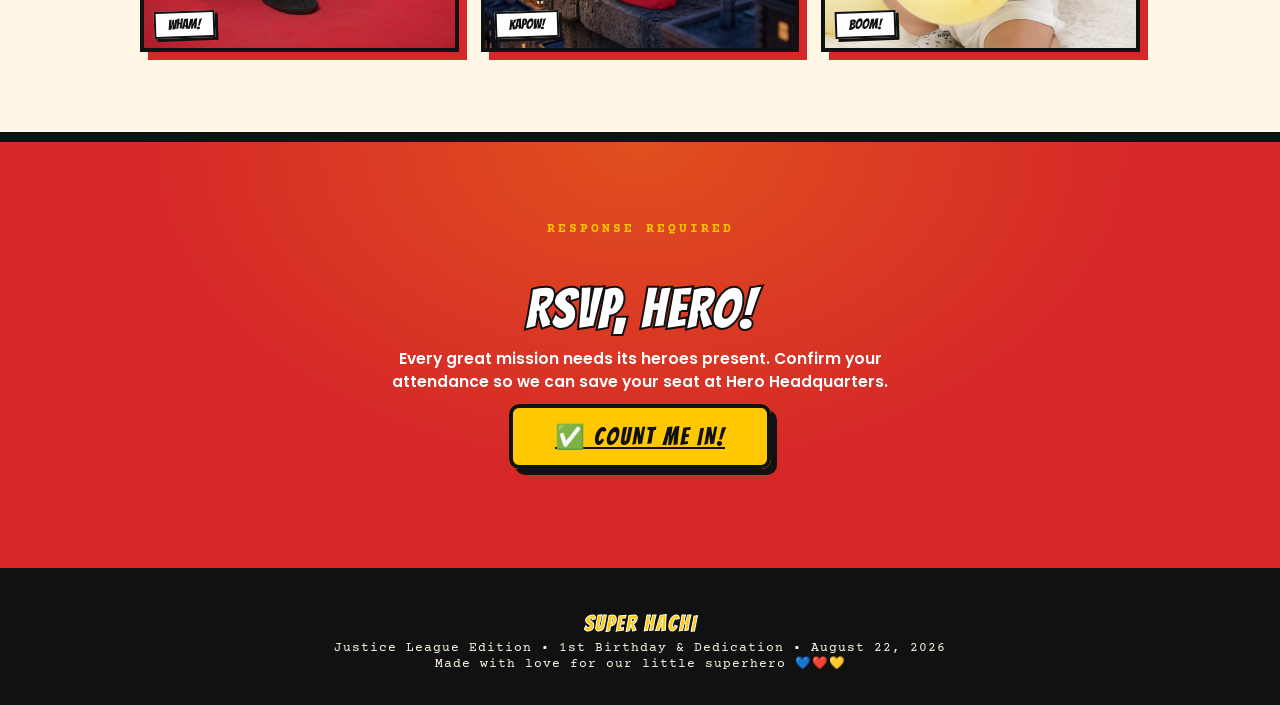
<file: site.html>
<!DOCTYPE html>
<html lang="en">
<head>
<meta charset="utf-8"/>
<meta content="width=device-width, initial-scale=1.0" name="viewport"/>
<title>SUPER HACHI — Mission: 1st Birthday &amp; Dedication</title>
<link href="https://fonts.googleapis.com" rel="preconnect"/>
<link crossorigin="" href="https://fonts.gstatic.com" rel="preconnect"/>
<link href="https://fonts.googleapis.com/css2?family=Bangers&amp;family=Poppins:wght@400;600;700;800&amp;family=Courier+Prime:wght@400;700&amp;display=swap" rel="stylesheet"/>

<link href="style.css?v=3" rel="stylesheet"/>
</head>

<body>
<!-- Ang "Hamburger" Icon -->
<div class="menu-icon" onclick="toggleMenu()" id="menuIcon">
    <span></span>
    <span></span>
    <span></span>
</div>

<!-- Ang Menu Container (Naka-hide sa simula) -->
<div class="side-nav" id="sideNav">
    <div class="nav-btn" onclick="showSection('details')">MISSION</div>
    <div class="nav-btn" onclick="showSection('countdown')">TIME</div>
    <div class="nav-btn" onclick="showSection('gallery')">ACTION</div>
    <div class="nav-btn" onclick="showSection('rsvp')">RSVP</div>
</div>
<div class="stripe"></div>
<!-- HERO -->
<section class="hero">

<a href="secondpage.html" class="more-btn">⭐ ALBUM</a>
<div class="speedline" style="top:18%; left:0; width:40%;"></div>
<div class="speedline" style="top:34%; left:0; width:25%; animation-delay:0.8s;"></div>
<div class="speedline" style="top:70%; left:0; width:32%; animation-delay:1.6s;"></div>
<div class="eyebrow">MISSION FILE // HERO ACADEMY</div>
<div class="pow-wrap">
<div style="position:relative; display:inline-block;">
<svg class="burst" viewbox="0 0 400 240" xmlns="http://www.w3.org/2000/svg">
<polygon fill="#FFF6E6" points="200,0 220,55 275,20 260,80 330,60 290,110 360,120 290,140 330,190 260,165 275,220 220,185 200,240 180,185 125,220 140,165 70,190 110,140 40,120 110,110 70,60 140,80 125,20 180,55" stroke="#111111" stroke-linejoin="round" stroke-width="6"></polygon>
</svg>
<div style="
      position:absolute;
      top:50%;
      left:50%;
      transform:translate(-50%,-50%);
      text-align:center;
      font-family:'Bangers', cursive;
      line-height:0.9;
      z-index:2;
      user-select:none;
    ">
<div style="
        font-size:clamp(58px, 10vw, 72px);
        color:#1B3F8B;
        -webkit-text-stroke:3px #111;
        text-shadow:4px 4px 0 #fff;
      ">
        SUPER
      </div>
<div style="
        font-size:clamp(78px, 13vw, 96px);
        color:#D62828;
        -webkit-text-stroke:3px #111;
        text-shadow:4px 4px 0 #fff;
      ">
        HACHI
      </div>
</div>
</div>
</div>
<div class="super-tag" style="font-size:clamp(50px, 10vw, 72px); transform:translateY(-1
px);">TURNS ONE!</div>
<p class="subhead">Calling all heroes — get here in a flash for <span style="color:#D62828; font-weight:800;">SUPER HACHI'S 1st Birthday &amp; Dedication</span>. Join us for an epic adventure!</p>
<div class="hero-badges">
</div>

<div class="scroll-cue">SCROLL FOR MISSION DETAILS ↓</div>
</section>
<!-- MISSION BRIEFING -->
<section class="briefing halftone content-section" id="details">
</section>
<div class="section-kicker">CLASSIFIED // FOR HEROES ONLY</div>
<h2 class="section-title">MISSION BRIEFING</h2>
<div class="dossier">
<div class="stamp">TOP SECRET</div>
<div class="dossier-head">AGENT: HACHI  •  OPERATION: FIRST BIRTHDAY &amp; DEDICATION  •  STATUS: EPIC</div>
<style>
.dossier-grid .dossier-item h3 { font-size: 14px !important; }
.dossier-grid .dossier-item p { font-size: 12px !important; }
</style>
<div class="dossier-grid">
<div class="dossier-item">
<div class="dossier-icon">📅</div>
<div>
<h3>DATE</h3>
<p>Saturday, August 22, 2026</p>
</div>
</div>
<div class="dossier-item">
<div class="dossier-icon">⏰</div>
<div>
<h3>TIME</h3>
<p>10:00 AM – 12:00 NN</p>
</div>
</div>
<div class="dossier-item">
<div class="dossier-icon">🎉</div>
<div>
<h3>WHAT TO EXPECT</h3>
<p>Food, games &amp; fun — a full epic adventure!</p>
</div>
</div>
<div class="dossier-item" style="display:flex; align-items:flex-start; gap:16px; grid-column: 1 / -1;">
<div class="dossier-icon">📍</div>
<div style="flex:1; display:flex; align-items:flex-start; justify-content:space-between; gap:16px; flex-wrap:wrap;">
<div style="flex:1; min-width:180px;">
<h3>HERO HEADQUARTERS</h3>
<p>Shakey's Malanday<bR> 519 MacArthur Hwy, Valenzuela, Metro Manila</p>
</div>
<div style="text-align:center; flex-shrink:0;">
<img src="qrcode.png" alt="QR code to Hero Headquarters location" onclick="document.getElementById('qrModal').style.display='flex'" style="width:80px; height:80px; border:3px solid #111; border-radius:8px; background:#fff; padding:4px; cursor:pointer;"/>
<div style="font-family:'Bangers', cursive; font-size:12px; letter-spacing:1px; color:#1B3F8B; margin-top:4px;">TAP TO ENLARGE</div>
</div>
</div>
</div>
</div>
<div style="margin-top:20px; padding:16px; border:3px solid #111; border-radius:12px; background:#FFF6E6; text-align:center;">
<h3 style="font-family:'Bangers', cursive; font-size:16px; letter-spacing:1px; color:#D62828; margin:0 0 8px 0;">LITTLE HERO'S WISH 💛</h3>
<p style="font-size:11px; line-height:1.5; color:#111; margin:0; max-width:100%;">Hi there! Your presence is a great gift! Should you wish to honor our little hero's special day with a gift, an enveloped blessing would be sincerely appreciated as we save for his future.</p>
</div>
<div class="dresscode">🦸 WEAR YOUR FAVORITE SUPERHERO GEAR! 🦸</div>
</div>
</section>
<!-- COUNTDOWN -->
<section class="comm-wrap" id="countdown">
<div class="section-kicker" style="color:var(--yellow);">INCOMING TRANSMISSION</div>
<h2 class="section-title" style="color:#fff; -webkit-text-stroke:2px var(--yellow);">COUNTDOWN TO LIFT-OFF</h2>
<div class="comm">
<div class="comm-label">TIME REMAINING UNTIL HACHI'S BIG DAY</div>
<div class="comm-grid">
<div class="comm-unit"><div class="comm-num" id="cd-days">00</div><div class="comm-unit-label">DAYS</div></div>
<div class="comm-unit"><div class="comm-num" id="cd-hours">00</div><div class="comm-unit-label">HOURS</div></div>
<div class="comm-unit"><div class="comm-num" id="cd-mins">00</div><div class="comm-unit-label">MINS</div></div>
<div class="comm-unit"><div class="comm-num" id="cd-secs">00</div><div class="comm-unit-label">SECS</div></div>
</div>
<div class="comm-msg" id="cd-msg">Suit up, hero — the countdown has begun.</div>
</div>
</section>
<!-- GALLERY -->
<section class="gallery" id="gallery">
<div class="section-kicker">EVIDENCE LOCKER</div>
<h2 class="section-title">HACHI IN ACTION</h2>
<div class="panels">
<div class="panel" style="aspect-ratio:3/4;">
<a href="hachi1.png" target="_blank"><img alt="Hachi with number one balloon" src="hachi1.png"/></a>
<div class="panel-cap">POW!</div>
</div>
<div class="panel" style="aspect-ratio:3/4;">
<a href="hachi2.png" target="_blank"><img alt="Hachi celebrating his first birthday" src="hachi2.png"/></a>
<div class="panel-cap">ZOOM!</div>
</div>
<div class="panel" style="aspect-ratio:3/4;">
<a href="photo37.png" target="_blank"><img alt="Hachi in superhero costume" src="photo37.png"/></a>
<div class="panel-cap">BAM!</div>
</div>
<div class="panel" style="aspect-ratio:3/4;">
<a href="photo38.png" target="_blank"><img alt="Hachi playing and smiling" src="photo38.png"/></a>
<div class="panel-cap">WHAM!</div>
</div>
<div class="panel" style="aspect-ratio:3/4;">
<a href="photo39.png" target="_blank"><img alt="Hachi with family" src="photo39.png"/></a>
<div class="panel-cap">KAPOW!</div>
</div>
<div class="panel" style="aspect-ratio:3/4;">
<a href="photo26.png" target="_blank"><img alt="Hachi hero moment" src="photo26.png"/></a>
<div class="panel-cap">BOOM!</div>
</div>
</div>
</section>
<!-- RSVP -->
<section class="rsvp" id="rsvp">
<div class="section-kicker">RESPONSE REQUIRED</div>
<h2 class="section-title">RSVP, HERO!</h2>
<p class="lead">Every great mission needs its heroes present. Confirm your attendance so we can save your seat at Hero Headquarters.</p>
<a class="rsvp-btn" href="rsvp.html">
    ✅ COUNT ME IN!
</a>
<div class="rsvp-note" id="rsvpNote"></div>
</section>
<footer>
<div class="foot-name">SUPER HACHI</div>
  Justice League Edition • 1st Birthday &amp; Dedication • August 22, 2026<br/>
  Made with love for our little superhero 💙❤️💛<br/>
</footer>
<canvas id="confetti"></canvas>

<!-- QR Code Lightbox -->
<div id="qrModal" onclick="this.style.display='none'" style="display:none; position:fixed; top:0; left:0; width:100%; height:100%; background:rgba(0,0,0,0.85); z-index:9999; align-items:center; justify-content:center; flex-direction:column; cursor:pointer;">
<div style="background:#fff; padding:20px; border-radius:16px; border:4px solid #111; box-shadow:0 0 0 6px #FFC93C; max-width:85vw;">
<img src="qrcode.png" alt="QR code to Hero Headquarters location - enlarged" style="width:min(320px, 70vw); height:min(320px, 70vw); display:block;"/>
</div>
<div style="font-family:'Bangers', cursive; font-size:20px; letter-spacing:1px; color:#fff; margin-top:18px;">TAP ANYWHERE TO CLOSE</div>
</div>

<script src="hachi.js"></script>

</body>
</html>
</file>
<file: album.css>
:root{
  --ink:#0a0e1a;
  --panel:#121830;
  --panel-2:#1a2140;
  --red:#e63946;
  --gold:#f4b942;
  --paper:#f2ede1;
  --slate:#8892b0;
  --white:#f5f5f0;
}

*{ box-sizing:border-box; }

body{
  margin:0;
  min-height:100vh;
  background:
    radial-gradient(circle at 15% 20%, rgba(230,57,70,0.10), transparent 40%),
    radial-gradient(circle at 85% 80%, rgba(244,185,66,0.08), transparent 40%),
    var(--ink);
  color:var(--white);
  font-family:'Space Grotesk', sans-serif;
  overflow-x:hidden;
  position:relative;
}

/* halftone texture */
body::before{
  content:"";
  position:fixed; inset:0;
  background-image: radial-gradient(rgba(255,255,255,0.05) 1px, transparent 1px);
  background-size: 14px 14px;
  pointer-events:none;
  z-index:0;
}

header.top{
  position:relative;
  z-index:1;
  text-align:center;
  padding:40px 20px 10px;
}

.eyebrow{
  font-family:'JetBrains Mono', monospace;
  font-size:0.75rem;
  letter-spacing:0.35em;
  color:var(--gold);
  text-transform:uppercase;
}

h1.title{
  font-family:'Bangers', cursive;
  letter-spacing:0.06em;
  font-size:clamp(2.2rem, 6vw, 3.6rem);
  color:var(--white);
  margin:6px 0 4px;
  text-shadow: 3px 3px 0 var(--red), 6px 6px 0 rgba(0,0,0,0.35);
  transform: rotate(-1deg);
}

.sub{
  color:var(--slate);
  font-size:0.95rem;
  margin-bottom:0;
}

/* stage */
.stage{
  position:relative;
  z-index:1;
  max-width:520px;
  margin:34px auto 10px;
  padding:0 20px;
}

.file-tab{
  font-family:'JetBrains Mono', monospace;
  font-size:0.72rem;
  letter-spacing:0.15em;
  color:var(--gold);
  background:var(--panel-2);
  border:1px solid rgba(244,185,66,0.35);
  display:inline-block;
  padding:5px 12px;
  border-radius:4px 4px 0 0;
  margin-left:18px;
  transform: translateY(1px);
}

.card-well{
  position:relative;
  height:440px;
  perspective:1400px;
  touch-action: pan-y;
}

.card{
  position:absolute;
  inset:0;
  background:var(--paper);
  border-radius:6px;
  box-shadow: 0 20px 40px rgba(0,0,0,0.45);
  display:flex;
  flex-direction:column;
  align-items:center;
  padding:18px 18px 26px;
  cursor:grab;
  user-select:none;
  transition: transform 0.45s cubic-bezier(.2,.9,.25,1), opacity 0.35s ease;
  will-change: transform;
}

.card:active{ cursor:grabbing; }

.card .tape{
  position:absolute;
  top:-10px;
  width:70px; height:26px;
  background: rgba(244,185,66,0.55);
  border:1px solid rgba(0,0,0,0.05);
  box-shadow:0 3px 6px rgba(0,0,0,0.25);
}
.card .tape.l{ left:20px; transform:rotate(-8deg); }
.card .tape.r{ right:20px; transform:rotate(7deg); }

.photo-frame{
  width:100%;
  flex:1;
  background:#d9d2bd;
  border:1px solid rgba(0,0,0,0.15);
  border-radius:2px;
  overflow:hidden;
  display:flex;
  align-items:center;
  justify-content:center;
  margin-top:10px;
  position:relative;
}

.photo-frame img{
  width:100%; height:100%; object-fit:cover; display:block;
}

.photo-frame .empty{
  color:#8a8262;
  font-family:'JetBrains Mono', monospace;
  font-size:0.8rem;
  text-align:center;
  padding:20px;
  letter-spacing:0.05em;
}

.stamp{
  position:absolute;
  bottom:14px; right:14px;
  border:3px solid var(--red);
  color:var(--red);
  font-family:'Bangers', cursive;
  font-size:0.85rem;
  letter-spacing:0.1em;
  padding:3px 8px;
  border-radius:4px;
  transform:rotate(-9deg);
  opacity:0.85;
  pointer-events:none;
}

.caption-row{
  width:100%;
  display:flex;
  justify-content:center;
  align-items:center;
  margin-top:12px;
  color:#3a3526;
}

.caption-text{
  font-family:'Space Grotesk', sans-serif;
  font-size:0.95rem;
  color:#3a3526;
  letter-spacing:0.02em;
}

/* nav controls */
.nav-row{
  position:relative;
  z-index:1;
  max-width:520px;
  margin:18px auto 0;
  padding:0 20px;
  display:flex;
  align-items:center;
  justify-content:center;
  gap:22px;
}

.nav-btn{
  width:52px; height:52px;
  border-radius:50%;
  border:2px solid var(--gold);
  background:var(--panel);
  color:var(--gold);
  font-size:1.4rem;
  cursor:pointer;
  display:flex;
  align-items:center;
  justify-content:center;
  transition: transform 0.15s ease, background 0.15s ease;
}
.nav-btn:hover{ background:var(--gold); color:var(--ink); transform:scale(1.08); }
.nav-btn:active{ transform:scale(0.94); }

.counter{
  font-family:'JetBrains Mono', monospace;
  font-size:0.85rem;
  color:var(--slate);
  min-width:90px;
  text-align:center;
}
.counter b{ color:var(--white); }

.dots{
  display:flex;
  justify-content:center;
  gap:7px;
  margin-top:16px;
  flex-wrap:wrap;
  max-width:400px;
  margin-left:auto; margin-right:auto;
  position:relative; z-index:1;
  padding:0 20px;
}
.dot{
  width:8px; height:8px;
  min-width:8px;
  border-radius:50%;
  background:rgba(255,255,255,0.2);
  cursor:pointer;
  transition: background 0.2s ease, transform 0.2s ease;
}
.dot.active{ background:var(--red); transform:scale(1.3); }

/* add photo */
.add-wrap{
  text-align:center;
  margin:36px auto 10px;
  position:relative; z-index:1;
}

.add-btn{
  font-family:'Bangers', cursive;
  letter-spacing:0.08em;
  font-size:1.05rem;
  color:var(--ink);
  background:var(--gold);
  border:none;
  padding:12px 26px;
  border-radius:8px;
  cursor:pointer;
  box-shadow: 0 8px 0 #b6852a, 0 12px 18px rgba(0,0,0,0.35);
  transition: transform 0.12s ease, box-shadow 0.12s ease;
}
.add-btn:hover{ transform:translateY(-2px); }
.add-btn:active{
  transform:translateY(4px);
  box-shadow: 0 4px 0 #b6852a, 0 6px 10px rgba(0,0,0,0.3);
}

.hint{
  color:var(--slate);
  font-size:0.78rem;
  margin-top:10px;
  font-family:'JetBrains Mono', monospace;
}

.back-btn{
  display:block;
  text-align:center;
  color:var(--slate);
  text-decoration:none;
  font-family:'JetBrains Mono', monospace;
  font-size:0.85rem;
  letter-spacing:0.1em;
  margin:50px auto 40px;
  position:relative; z-index:1;
  transition: color 0.2s ease;
}
.back-btn:hover{ color:var(--gold); }

@keyframes floatIn{
  from{ opacity:0; transform:translateY(18px) rotate(-2deg); }
  to{ opacity:1; transform:translateY(0) rotate(0); }
}
header.top, .stage, .nav-row, .dots, .add-wrap{
  animation: floatIn 0.6s ease both;
}
.nav-row{ animation-delay:0.05s; }
.dots{ animation-delay:0.1s; }
.add-wrap{ animation-delay:0.15s; }

@media (prefers-reduced-motion: reduce){
  *{ animation:none !important; transition:none !important; }
}

@media (max-width:480px){
  .card-well{ height:400px; }
}

/* ---- photo focus animation ---- */
/* The photo currently front-and-center "racks focus" into view: it
   starts slightly zoomed + soft, then settles sharp at its natural size. */
.photo-focused{
  animation: rackFocus 0.55s cubic-bezier(.25,.8,.3,1) both;
  transform-origin:center center;
}

@keyframes rackFocus{
  0%{
    transform: scale(1.16);
    filter: blur(5px) brightness(0.85) saturate(0.9);
  }
  55%{
    filter: blur(0.5px) brightness(1.03) saturate(1.02);
  }
  100%{
    transform: scale(1);
    filter: blur(0) brightness(1) saturate(1);
  }
}

/* side (peeking) photos sit slightly out of focus, like depth of field */
.photo-unfocused{
  filter: blur(1.5px) brightness(0.75) saturate(0.85);
  transition: filter 0.35s ease;
}

/* a quiet golden pulse around the frame to mark the focused shot */
.frame-focused{
  animation: focusRing 0.7s ease-out both;
}

@keyframes focusRing{
  0%{ box-shadow: 0 0 0 0 rgba(244,185,66,0.55); }
  70%{ box-shadow: 0 0 0 12px rgba(244,185,66,0); }
  100%{ box-shadow: 0 0 0 0 rgba(244,185,66,0); }
}

@media (prefers-reduced-motion: reduce){
  .photo-focused{ animation:none; }
  .frame-focused{ animation:none; }
}
</file>
<file: secondpage.css>
/* ===========================
   GENERAL
=========================== */

*{
    margin:0;
    padding:0;
    box-sizing:border-box;
}

body{
    background:linear-gradient(135deg,#0b1b47,#102d73);
    font-family:'Poppins',sans-serif;
    color:white;
    text-align:center;
}

/* ===========================
   HEADER
=========================== */

.hero-header{
    padding:70px 20px;
    background:linear-gradient(to right,#d62828,#1b3f8b);
    border-bottom:6px solid #ffd400;
    box-shadow:0 8px 20px rgba(0,0,0,.4);
}

.hero-header h1{
    font-size:60px;
    font-family:'Bangers',cursive;
    color:#ffd400;
    letter-spacing:3px;
    text-shadow:4px 4px #000;
}

.hero-header p{
    margin-top:15px;
    font-size:20px;
}

/* ===========================
   MENU
=========================== */

.menu{
    max-width:1100px;
    margin:60px auto;
    padding:20px;

    display:grid;
    grid-template-columns:repeat(auto-fit,minmax(220px,1fr));
    gap:30px;
}

/* ===========================
   CARDS
=========================== */

.card{
    background:white;
    color:#111;
    padding:50px 20px;
    border-radius:20px;
    border:5px solid #111;
    cursor:pointer;

    transition:.3s;
    box-shadow:8px 8px 0 #111;
}

.card:hover{

    transform:translateY(-8px) scale(1.05);

    box-shadow:12px 12px 0 #111;

}

.card{

    font-size:55px;

}

.card h2{

    margin-top:15px;

    font-size:28px;

    font-family:'Bangers',cursive;

    letter-spacing:2px;

}

/* ===========================
   BACK BUTTON
=========================== */

.back-btn{

    display:inline-block;

    margin:50px 0 80px;

    padding:15px 35px;

    background:#ffd400;

    color:#111;

    text-decoration:none;

    font-size:24px;

    font-family:'Bangers',cursive;

    border:4px solid #111;

    border-radius:12px;

    box-shadow:6px 6px 0 #111;

    transition:.3s;

}

.back-btn:hover{

    transform:translateY(-5px);

    box-shadow:10px 10px 0 #111;

}

/* ===========================
   MOBILE
=========================== */

@media(max-width:768px){

.hero-header h1{

font-size:42px;

}

.card{

padding:40px 20px;

}

}
</file>
<file: style.css>
:root{
    --ink:#111111;
    --paper:#FFF6E6;
    --blue:#1B3F8B;
    --blue-dark:#122a63;
    --red:#D62828;
    --yellow:#FFC800;
    --green:#2FA84F;
    --dot: rgba(17,17,17,0.08);
  }

  *{box-sizing:border-box;}
  html{scroll-behavior:smooth;}
  body{
    margin:0;
    background:var(--paper);
    color:var(--ink);
    font-family:'Poppins',sans-serif;
    overflow-x:hidden;
  }

  .halftone{
    background-image: radial-gradient(var(--dot) 2px, transparent 2px);
    background-size: 16px 16px;
  }

  /* ---------- NAV / TOP STRIPE ---------- */
  .stripe{
    height:10px;
    width:100%;
    background: repeating-linear-gradient(90deg,
      var(--blue) 0 60px, var(--red) 60px 120px, var(--yellow) 120px 180px, var(--green) 180px 240px);
  }

  /* ---------- HERO ---------- */
  .hero{
    position:relative;
    min-height:100vh;
    display:flex;
    flex-direction:column;
    align-items:center;
    justify-content:center;
    text-align:center;
    padding:60px 20px 100px;
    background:
      radial-gradient(ellipse at 20% 20%, rgba(255,200,0,0.25), transparent 45%),
      radial-gradient(ellipse at 80% 80%, rgba(214,40,40,0.25), transparent 45%),
      var(--blue);
    overflow:hidden;
    border-bottom:10px solid var(--ink);
  }
  .hero::before{
    content:"";
    position:absolute;
    inset:0;
    background-image: radial-gradient(rgba(255,255,255,0.10) 2px, transparent 2px);
    background-size: 22px 22px;
    pointer-events:none;
  }

  .speedline{
    position:absolute;
    background: linear-gradient(90deg, rgba(255,255,255,0.35), transparent);
    height:6px;
    border-radius:4px;
    animation: dash 3.5s linear infinite;
  }
  @keyframes dash{
    0%{ transform: translateX(-120%); opacity:0;}
    10%{opacity:1;}
    100%{ transform: translateX(220%); opacity:0;}
  }

  .eyebrow{
    font-family:'Courier Prime', monospace;
    letter-spacing:4px;
    color:var(--yellow);
    background:var(--ink);
    padding:6px 18px;
    transform:rotate(-2deg);
    font-weight:700;
    font-size:13px;
    z-index:2;
    border:2px solid var(--yellow);
  }

  .pow-wrap{
    position:relative;
    z-index:2;
    margin-top:26px;
    animation: pop-in 0.9s cubic-bezier(.2,1.4,.4,1) both;
  }
  @keyframes pop-in{
    0%{ transform: scale(0.3) rotate(-8deg); opacity:0;}
    70%{ transform: scale(1.08) rotate(2deg);}
    100%{ transform: scale(1) rotate(-2deg); opacity:1;}
  }

  .burst{
    width: min(96vw, 720px);
    filter: drop-shadow(0 10px 0 rgba(0,0,0,0.35));
  }

  @media (max-width:600px){
    .burst{
      width: 145vw;
    }
  }

  .name-title{
    font-family:'Bangers', cursive;
    font-size: clamp(48px, 11vw, 96px);
    color:var(--red);
    -webkit-text-stroke: 3px var(--ink);
    letter-spacing:2px;
    line-height:0.9;
    transform: rotate(-2deg);
  }
  .super-tag{
    font-family:'Bangers', cursive;
    color:var(--yellow);
    -webkit-text-stroke:2px var(--ink);
    font-size: clamp(20px, 4vw, 30px);
    letter-spacing:3px;
    margin-top:6px;
  }

  .subhead{
    margin-top:28px;
    color:#fff;
    font-weight:700;
    font-size: clamp(15px,2.4vw,20px);
    z-index:2;
    max-width:600px;
    text-shadow: 2px 2px 0 rgba(0,0,0,0.4);
  }

  .hero-badges{
    display:flex;
    gap:14px;
    margin-top:34px;
    z-index:2;
    flex-wrap:wrap;
    justify-content:center;
  }
  .badge{
    font-family:'Bangers', cursive;
    letter-spacing:1px;
    background:var(--yellow);
    color:var(--ink);
    border:3px solid var(--ink);
    padding:10px 20px;
    border-radius:6px;
    font-size:18px;
    box-shadow:5px 5px 0 var(--ink);
    transform:rotate(-1deg);
  }
  .badge:nth-child(2){ background:#fff; transform:rotate(1deg);}
  .badge:nth-child(3){ background:var(--red); color:#fff; transform:rotate(-1deg);}

  .scroll-cue{
    position:absolute;
    bottom:22px;
    color:#fff;
    font-family:'Courier Prime',monospace;
    font-size:12px;
    letter-spacing:3px;
    opacity:0.85;
    z-index:2;
    animation: bob 1.6s ease-in-out infinite;
  }
  @keyframes bob{ 0%,100%{transform:translateY(0);} 50%{transform:translateY(8px);} }

  /* ---------- SECTION WRAPPER ---------- */
  section{ position:relative; padding:80px 20px; }
  .section-title{
    text-align:center;
    font-family:'Bangers', cursive;
    font-size: clamp(34px, 6vw, 54px);
    letter-spacing:2px;
    color:var(--blue);
    -webkit-text-stroke:2px var(--ink);
    margin-bottom:8px;
  }
  .section-kicker{
    text-align:center;
    font-family:'Courier Prime', monospace;
    font-size:13px;
    letter-spacing:3px;
    color:var(--red);
    font-weight:700;
    margin-bottom:6px;
  }

  /* ---------- MISSION BRIEFING (dossier) ---------- */
  .briefing{
    background:var(--paper);
  }
  .dossier{
    max-width:820px;
    margin:50px auto 0;
    background:#fdf4e0;
    border:4px solid var(--ink);
    box-shadow:12px 12px 0 var(--blue);
    padding:36px 30px;
    position:relative;
    transform:rotate(-0.4deg);
  }
  .stamp{
    position:absolute;
    top:-22px;
    right:24px;
    background:var(--red);
    color:#fff;
    font-family:'Bangers', cursive;
    font-size:16px;
    padding:8px 16px;
    border:3px solid var(--ink);
    transform:rotate(8deg);
    letter-spacing:2px;
    box-shadow:4px 4px 0 var(--ink);
  }
  .dossier-head{
    font-family:'Courier Prime', monospace;
    font-weight:700;
    border-bottom:2px dashed var(--ink);
    padding-bottom:14px;
    margin-bottom:20px;
    font-size:14px;
    letter-spacing:1px;
    color:#444;
  }
  .dossier-grid{
    display:grid;
    grid-template-columns: repeat(auto-fit, minmax(220px,1fr));
    gap:24px;
  }
  .dossier-item{
    display:flex;
    gap:14px;
    align-items:flex-start;
  }
  .dossier-icon{
    flex:0 0 auto;
    width:46px;height:46px;
    border-radius:50%;
    background:var(--blue);
    color:#fff;
    display:flex;align-items:center;justify-content:center;
    font-size:22px;
    border:3px solid var(--ink);
  }
  .dossier-item h3{
    margin:0 0 4px;
    font-family:'Bangers', cursive;
    font-size:20px;
    letter-spacing:1px;
    color:var(--ink);
  }
  .dossier-item p{
    margin:0;
    font-size:14.5px;
    line-height:1.5;
    color:#333;
  }
  .dresscode{
    margin-top:26px;
    text-align:center;
    background:var(--yellow);
    border:3px solid var(--ink);
    padding:14px;
    font-family:'Bangers', cursive;
    font-size:18px;
    letter-spacing:1px;
    box-shadow:5px 5px 0 var(--ink);
  }

  /* ---------- COUNTDOWN / COMMUNICATOR ---------- */
  .comm-wrap{
    background: var(--ink);
    position:relative;
  }
  .comm-wrap::before{
    content:"";
    position:absolute;inset:0;
    background-image: radial-gradient(rgba(255,255,255,0.05) 2px, transparent 2px);
    background-size:18px 18px;
  }
  .comm{
    position:relative;
    max-width:560px;
    margin: 46px auto 0;
    background:#0c1f4d;
    border:5px solid var(--yellow);
    border-radius:18px;
    padding:30px 24px;
    box-shadow:0 0 0 6px var(--ink), 0 20px 40px rgba(0,0,0,0.5);
  }
  .comm-label{
    text-align:center;
    font-family:'Courier Prime', monospace;
    color:var(--yellow);
    letter-spacing:3px;
    font-size:12px;
    margin-bottom:16px;
  }
  .comm-grid{
    display:flex;
    justify-content:center;
    gap:14px;
    flex-wrap:wrap;
  }
  .comm-unit{
    background:#050d24;
    border:2px solid var(--green);
    border-radius:10px;
    padding:14px 10px;
    width:78px;
    text-align:center;
  }
  .comm-num{
    font-family:'Bangers', cursive;
    font-size:34px;
    color:var(--green);
    text-shadow:0 0 10px rgba(47,168,79,0.8);
  }
  .comm-unit-label{
    font-family:'Courier Prime', monospace;
    font-size:10px;
    letter-spacing:2px;
    color:#9fd6ac;
    margin-top:4px;
  }
  .comm-msg{
    text-align:center;
    color:#fff;
    font-family:'Poppins';
    font-size:13px;
    margin-top:18px;
    opacity:0.85;
  }

  /* ---------- GALLERY (comic panels) ---------- */
  .gallery{ background:var(--paper); }
  .panels{
    max-width:1000px;
    margin:50px auto 0;
    display:grid;
    grid-template-columns: repeat(auto-fit, minmax(260px,1fr));
    gap:22px;
  }
  .panel{
    border:4px solid var(--ink);
    background:#fff;
    box-shadow:8px 8px 0 var(--red);
    overflow:hidden;
    position:relative;
    transition:transform 0.25s ease, box-shadow 0.25s ease;
  }
  .panel:nth-child(2){ box-shadow:8px 8px 0 var(--blue); }
  .panel:hover{
    transform:translate(-4px,-4px);
    box-shadow:12px 12px 0 var(--yellow);
  }
  .panel img{
    display:block;
    width:100%;
    height:100%;
    object-fit:cover;
  }
  .panel-cap{
    position:absolute;
    bottom:10px;
    left:10px;
    background:#fff;
    border:2px solid var(--ink);
    padding:4px 12px;
    font-family:'Bangers', cursive;
    font-size:14px;
    transform:rotate(-2deg);
    box-shadow:3px 3px 0 var(--ink);
  }

  /* ---------- RSVP ---------- */
  .rsvp{
    background:
      radial-gradient(ellipse at 50% 0%, rgba(255,200,0,0.25), transparent 55%),
      var(--red);
    border-top:10px solid var(--ink);
    border-bottom:10px solid var(--ink);
    text-align:center;
  }
  .rsvp .section-title{ color:#fff; -webkit-text-stroke:2px var(--ink); }
  .rsvp .section-kicker{ color:var(--yellow); }
  .rsvp p.lead{
    max-width:520px;
    margin:0 auto 30px;
    color:#fff;
    font-weight:600;
    font-size:15.5px;
  }
  .rsvp-btn{
    font-family:'Bangers', cursive;
    font-size:24px;
    letter-spacing:2px;
    color:var(--ink);
    background:var(--yellow);
    border:4px solid var(--ink);
    padding:16px 42px;
    border-radius:10px;
    box-shadow:6px 6px 0 var(--ink);
    cursor:pointer;
    transition:transform 0.15s ease, box-shadow 0.15s ease;
  }
  .rsvp-btn:hover{ transform:translate(-3px,-3px); box-shadow:9px 9px 0 var(--ink); }
  .rsvp-btn:active{ transform:translate(3px,3px); box-shadow:0px 0px 0 var(--ink); }
  .rsvp-note{
    margin-top:18px;
    color:#fff;
    font-family:'Courier Prime', monospace;
    font-size:12px;
    letter-spacing:1px;
    opacity:0.9;
    min-height:18px;
  }

  /* confetti canvas */
  #confetti{
    position:fixed;
    inset:0;
    pointer-events:none;
    z-index:999;
  }

  /* ---------- FOOTER ---------- */
  footer{
    background:var(--ink);
    color:var(--paper);
    text-align:center;
    padding:34px 20px;
    font-family:'Courier Prime', monospace;
    font-size:12.5px;
    letter-spacing:1px;
  }
  footer .foot-name{
    font-family:'Bangers', cursive;
    color:var(--yellow);
    font-size:22px;
    letter-spacing:2px;
    -webkit-text-stroke:1px #fff;
    margin-bottom:6px;
  }

  @media (max-width:520px){
    .dossier{ padding:26px 18px; }
    .comm{ padding:22px 14px; }
  }

  @media (prefers-reduced-motion: reduce){
    *{ animation-duration:0.01ms !important; animation-iteration-count:1 !important; }
  }
/* ===== MISSION BUTTON ===== */
.mission-btn{
    position: absolute;
    top: 20px;
    right: 20px;
    background: #FFC800;
    color: #111;
    text-decoration: none;
    font-family: 'Bangers', cursive;
    font-size: 22px;
    letter-spacing: 1px;
    padding: 12px 22px;
    border: 3px solid #111;
    border-radius: 8px;
    box-shadow: 5px 5px 0 #111;
    transition: .2s;
    z-index: 100;
}

.hero{
    position: relative;
}
.countdown-btn{
    position: absolute;
    top: 20px;
    right: 190px;   /* nasa kaliwa ng Mission button */
    background: #1B3F8B;
    color: #fff;
    text-decoration: none;
    font-family: 'Bangers', cursive;
    font-size: 22px;
    letter-spacing: 1px;
    padding: 12px 22px;
    border: 3px solid #111;
    border-radius: 8px;
    box-shadow: 5px 5px 0 #111;
    transition: .2s;
    z-index: 100;
}

.countdown-btn:hover{
    transform: translate(-3px,-3px);
    box-shadow: 8px 8px 0 #111;
}

.countdown-btn:active{
    transform: translate(2px,2px);
    box-shadow: 2px 2px 0 #111;
}.gallery-btn{
    position: absolute;
    top: 20px;
    left: 180px;
    background: #D62828;
    color: #fff;
    text-decoration: none;
    font-family: 'Bangers', cursive;
    font-size: 22px;
    letter-spacing: 1px;
    padding: 12px 22px;
    border: 3px solid #111;
    border-radius: 8px;
    box-shadow: 5px 5px 0 #111;
    transition: .2s;
    z-index: 100;
}

.gallery-btn:hover{
    transform: translate(-3px,-3px);
    box-shadow: 8px 8px 0 #111;
}

.rsvp-btn-hero{
    position: absolute;
    top: 20px;
    left: 20px;
    background: #2FA84F;
    color: #fff;
    text-decoration: none;
    font-family: 'Bangers', cursive;
    font-size: 22px;
    letter-spacing: 1px;
    padding: 12px 22px;
    border: 3px solid #111;
    border-radius: 8px;
    box-shadow: 5px 5px 0 #111;
    transition: .2s;
    z-index: 100;
}

.rsvp-btn-hero:hover{
    transform: translate(-3px,-3px);
    box-shadow: 8px 8px 0 #111;
}
.music-btn{
    position: fixed;
    bottom: 20px;
    right: 20px;
    background: #FFC800;
    color: #111;
    border: 3px solid #111;
    border-radius: 10px;
    padding: 12px 18px;
    font-family: 'Bangers', cursive;
    font-size: 18px;
    cursor: pointer;
    box-shadow: 5px 5px 0 #111;
    z-index: 9999;
    transition: .2s;
}

.music-btn:hover{
    transform: translate(-2px,-2px);
    box-shadow: 7px 7px 0 #111;
}
.more-btn{
    position:absolute;
    bottom:30px;
    right:30px;
    background:#8A2BE2;
    color:#fff;
    text-decoration:none;
    font-family:'Bangers', cursive;
    font-size:24px;
    letter-spacing:1px;
    padding:12px 24px;
    border:3px solid #111;
    border-radius:10px;
    box-shadow:5px 5px 0 #111;
    transition:.2s;
}

.more-btn:hover{
    transform:translate(-3px,-3px);
    box-shadow:8px 8px 0 #111;
}

.more-btn:active{
    transform:translate(2px,2px);
    box-shadow:2px 2px 0 #111;
}
/* Itatago nito ang mga sections sa umpisa */
.content-section {
    display: none; 
}

/* Ito naman yung menu sa gilid */
.side-nav {
    position: fixed;
    right: 10px;
    top: 30%;
    z-index: 9999;
    display: flex;
    flex-direction: column;
    gap: 10px;
}

.nav-btn {
    background: #FFC800;
    padding: 10px;
    border: 3px solid #111;
    cursor: pointer;
    font-family: 'Bangers';
    font-size: 18px;
    text-align: center;
    border-radius: 8px;
    transition: 0.3s;
}

.nav-btn:hover {
    background: #D62828;
    color: white;
}
.menu-icon {
    position: fixed;
    right: 20px;
    top: 20px;
    font-size: 30px;
    cursor: pointer;
    background: white;
    padding: 10px 15px;
    border-radius: 10px;
    border: 2px solid #111;
    z-index: 10000;
}

.side-nav {
    position: fixed;
    right: -200px; /* Nakatago sa labas ng screen */
    top: 80px;
    transition: 0.3s; /* Para smooth ang animation */
    display: flex;
    flex-direction: column;
    gap: 10px;
}

.side-nav.active {
    right: 20px; /* Lalabas kapag may active class */
}
/* ================= HAMBURGER MENU ================= */

.menu-icon {
    position: fixed;
    top: 25px;
    left: 25px;

    width: 65px;
    height: 65px;

    background: #D62828;
    border: 4px solid #111;

    border-radius: 50%;

    display: flex;
    flex-direction: column;
    justify-content: center;
    align-items: center;

    gap: 7px;

    cursor: pointer;

    z-index: 9999;

    box-shadow:
        5px 5px 0 #111;

    transition: 0.3s ease;

    animation: heroPulse 2s infinite;
}


.menu-icon span {

    width: 32px;
    height: 5px;

    background: white;

    border-radius: 10px;

    border: 1px solid #111;

    transition: 0.3s ease;

}



/* Hover */

.menu-icon:hover {

    transform: scale(1.1) rotate(-5deg);

    background:#1B3F8B;

}



/* Open Animation */

.menu-icon.active span:nth-child(1){

    transform:
    translateY(12px)
    rotate(45deg);

}


.menu-icon.active span:nth-child(2){

    opacity:0;

}


.menu-icon.active span:nth-child(3){

    transform:
    translateY(-12px)
    rotate(-45deg);

}



/* Floating Hero Effect */

@keyframes heroPulse {

    0% {
        box-shadow:
        5px 5px 0 #111;
    }

    50% {

        box-shadow:
        5px 5px 0 #111,
        0 0 20px #FFC800;

    }

    100% {

        box-shadow:
        5px 5px 0 #111;

    }

}



/* ================= SIDE NAV ================= */


.side-nav {

    position: fixed;

    top: 100px;

    left: 25px;


    width: 230px;


    background:

    linear-gradient(
        135deg,
        #1B3F8B,
        #D62828
    );


    border:5px solid #111;


    padding:20px;


    transform:
    translateX(-300px);


    transition:
    0.4s ease;


    z-index:9998;


    box-shadow:

    8px 8px 0 #111;


}



/* OPEN MENU */

.side-nav.active {

    transform:
    translateX(0);

}



/* MENU BUTTON */

.nav-btn {

    background:#FFC800;

    color:#111;


    font-family:'Bangers', cursive;

    font-size:25px;


    letter-spacing:2px;


    padding:15px;

    margin:12px 0;


    border:4px solid #111;


    text-align:center;


    cursor:pointer;


    box-shadow:

    4px 4px 0 #111;


    transition:
    0.2s;

}



.nav-btn:hover {

    transform:

    translateX(8px)
    rotate(-2deg);


    background:white;

}
</file>
